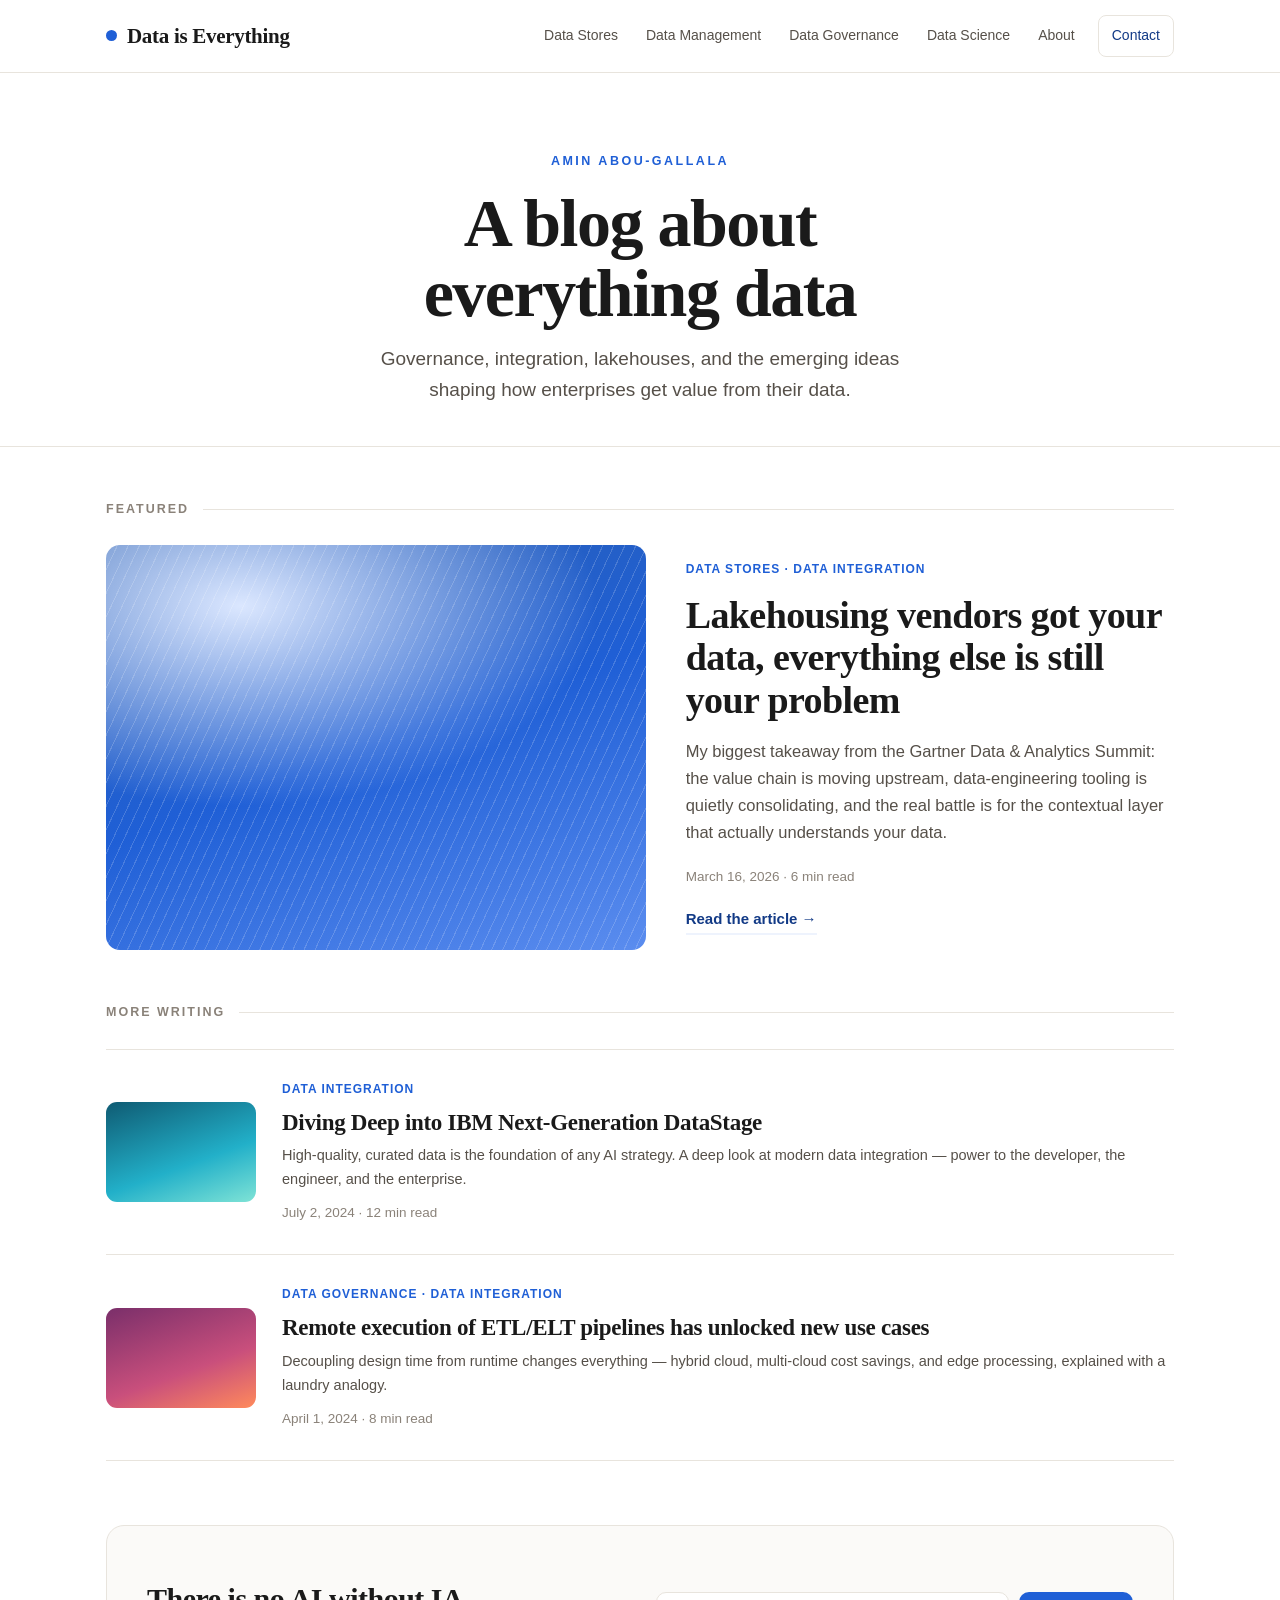
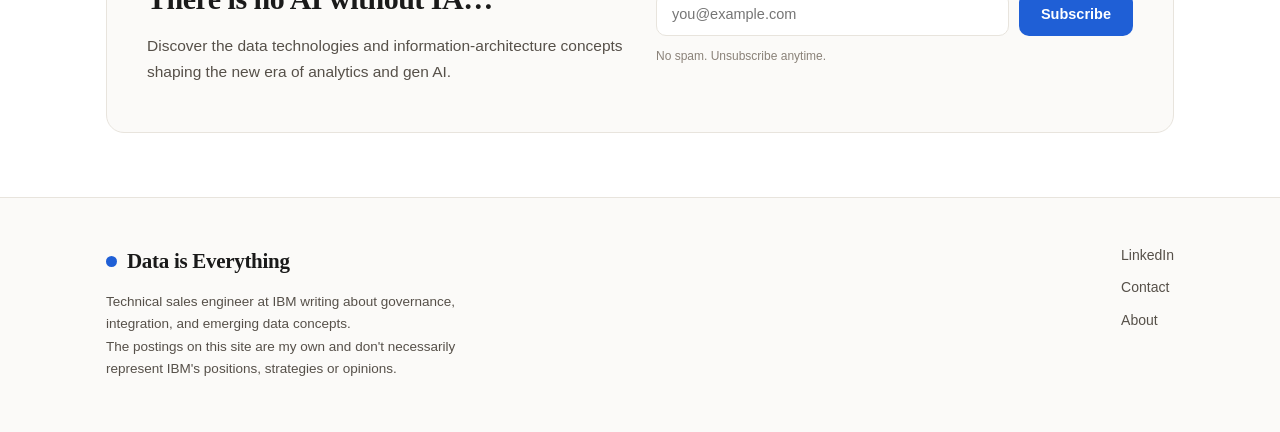
<file: index.html>
<!DOCTYPE html>
<html lang="en">
<head>
<meta charset="UTF-8">
<meta name="viewport" content="width=device-width, initial-scale=1.0">
<title>Data is Everything — Amin Abou-Gallala</title>
<meta name="description" content="A blog about everything data — governance, integration, lakehouses, and the emerging ideas shaping how enterprises get value from their data.">
<link rel="preconnect" href="https://fonts.googleapis.com">
<link rel="icon" type="image/svg+xml" href="/assets/favicon.svg">
<link rel="stylesheet" href="/assets/styles.css">
</head>
<body>

<header class="site">
  <div class="wrap navrow">
    <a class="brand" href="/"><span class="mark"></span> Data is Everything</a>
    <nav class="main">
      <a href="/topics/data-stores.html">Data Stores</a>
      <a href="/topics/data-management.html">Data Management</a>
      <a href="/topics/data-governance.html">Data Governance</a>
      <a href="/topics/data-science.html">Data Science</a>
      <a href="/about.html">About</a>
      <a class="cta" href="/contact.html">Contact</a>
    </nav>
    <button class="burger" aria-label="Menu">☰</button>
  </div>
  <div class="mobile-nav">
    <a href="/topics/data-stores.html">Data Stores</a>
    <a href="/topics/data-management.html">Data Management</a>
    <a href="/topics/data-governance.html">Data Governance</a>
    <a href="/topics/data-science.html">Data Science</a>
    <a href="/about.html">About</a>
    <a href="/contact.html">Contact</a>
  </div>
</header>

<section class="hero">
  <div class="wrap">
    <div class="eyebrow">Amin Abou-Gallala</div>
    <h1>A blog about<br>everything data</h1>
    <p>Governance, integration, lakehouses, and the emerging ideas shaping how enterprises get value from their data.</p>
  </div>
</section>

<div class="wrap">

  <div class="label">Featured</div>

  <article class="feature">
    <a class="img art-lakehouse" href="/posts/lakehousing-vendors.html"><span class="rain"></span></a>
    <div>
      <span class="kicker">Data Stores · Data Integration</span>
      <h2><a href="/posts/lakehousing-vendors.html">Lakehousing vendors got your data, everything else is still your problem</a></h2>
      <p class="excerpt">My biggest takeaway from the Gartner Data &amp; Analytics Summit: the value chain is moving upstream, data-engineering tooling is quietly consolidating, and the real battle is for the contextual layer that actually understands your data.</p>
      <div class="meta">March 16, 2026 · 6 min read</div>
      <a class="readmore" href="/posts/lakehousing-vendors.html">Read the article →</a>
    </div>
  </article>

  <div class="label">More writing</div>

  <div class="posts">
    <article class="post">
      <a class="thumb art-datastage" href="/posts/next-generation-datastage.html"></a>
      <div>
        <span class="kicker">Data Integration</span>
        <h3><a href="/posts/next-generation-datastage.html">Diving Deep into IBM Next-Generation DataStage</a></h3>
        <p>High-quality, curated data is the foundation of any AI strategy. A deep look at modern data integration — power to the developer, the engineer, and the enterprise.</p>
        <div class="meta">July 2, 2024 · 12 min read</div>
      </div>
    </article>
    <article class="post">
      <a class="thumb art-remote" href="/posts/remote-execution.html"></a>
      <div>
        <span class="kicker">Data Governance · Data Integration</span>
        <h3><a href="/posts/remote-execution.html">Remote execution of ETL/ELT pipelines has unlocked new use cases</a></h3>
        <p>Decoupling design time from runtime changes everything — hybrid cloud, multi-cloud cost savings, and edge processing, explained with a laundry analogy.</p>
        <div class="meta">April 1, 2024 · 8 min read</div>
      </div>
    </article>
  </div>

  <section class="news">
    <div>
      <h2>There is no AI without IA…</h2>
      <p>Discover the data technologies and information-architecture concepts shaping the new era of analytics and gen AI.</p>
    </div>
    <div>
      <!-- NEWSLETTER: wired to Buttondown (dataiseverything). Signups register immediately once the site is live. -->
      <form class="subform" action="https://buttondown.com/api/emails/embed-subscribe/dataiseverything" method="post" target="popupwindow">
        <input type="email" name="email" placeholder="you@example.com" required>
        <input type="hidden" name="embed" value="1">
        <button type="submit">Subscribe</button>
      </form>
      <div class="fineprint">No spam. Unsubscribe anytime.</div>
    </div>
  </section>

</div>

<footer class="site">
  <div class="wrap foot">
    <div>
      <a class="brand" href="/"><span class="mark"></span> Data is Everything</a>
      <p>Technical sales engineer at IBM writing about governance, integration, and emerging data concepts.</p>
      <p class="disclaim">The postings on this site are my own and don't necessarily represent IBM's positions, strategies or opinions.</p>
    </div>
    <div class="links">
      <a href="https://linkedin.com/in/amin" target="_blank" rel="noopener">LinkedIn</a>
      <a href="/contact.html">Contact</a>
      <a href="/about.html">About</a>
    </div>
  </div>
</footer>
<script src="/assets/site.js"></script>
</body>
</html>
</file>
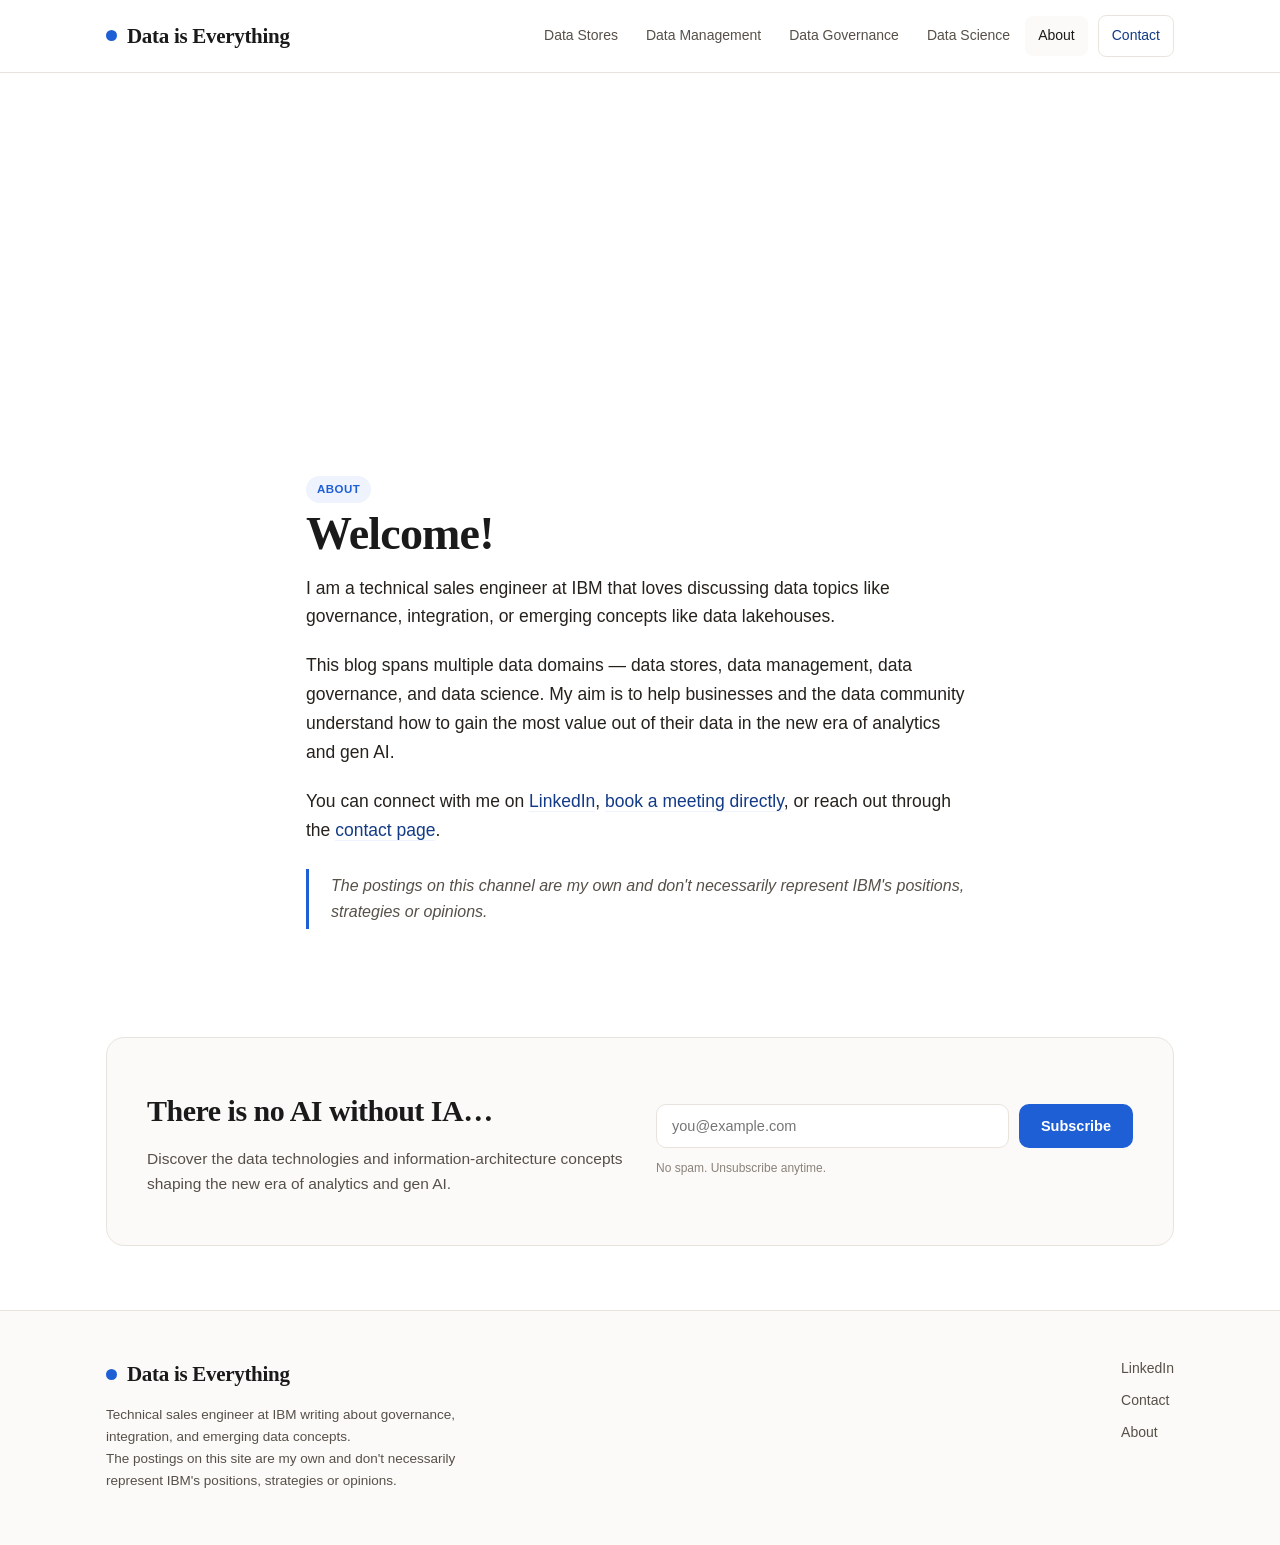
<file: about.html>
<!DOCTYPE html>
<html lang="en">
<head>
<meta charset="UTF-8">
<meta name="viewport" content="width=device-width, initial-scale=1.0">
<title>About — Data is Everything</title>
<meta name="description" content="About Amin Abou-Gallala, technical sales engineer at IBM writing about data governance, integration, and emerging concepts.">
<link rel="icon" type="image/svg+xml" href="/assets/favicon.svg">
<link rel="stylesheet" href="/assets/styles.css">
</head>
<body>

<header class="site">
  <div class="wrap navrow">
    <a class="brand" href="/"><span class="mark"></span> Data is Everything</a>
    <nav class="main">
      <a href="/topics/data-stores.html">Data Stores</a>
      <a href="/topics/data-management.html">Data Management</a>
      <a href="/topics/data-governance.html">Data Governance</a>
      <a href="/topics/data-science.html">Data Science</a>
      <a href="/about.html" class="active">About</a>
      <a class="cta" href="/contact.html">Contact</a>
    </nav>
    <button class="burger" aria-label="Menu">☰</button>
  </div>
  <div class="mobile-nav">
    <a href="/topics/data-stores.html">Data Stores</a>
    <a href="/topics/data-management.html">Data Management</a>
    <a href="/topics/data-governance.html">Data Governance</a>
    <a href="/topics/data-science.html">Data Science</a>
    <a href="/about.html">About</a>
    <a href="/contact.html">Contact</a>
  </div>
</header>

<article class="article">
  <div class="art-hero art-about"></div>
  <span class="pill">About</span>
  <h1>Welcome!</h1>
  <p>I am a technical sales engineer at IBM that loves discussing data topics like governance, integration, or emerging concepts like data lakehouses.</p>
  <p>This blog spans multiple data domains — data stores, data management, data governance, and data science. My aim is to help businesses and the data community understand how to gain the most value out of their data in the new era of analytics and gen AI.</p>
  <p>You can connect with me on <a href="https://linkedin.com/in/amin" target="_blank" rel="noopener">LinkedIn</a>, <a href="https://meetings.salesloft.com/ibmfieldsales/amin" target="_blank" rel="noopener">book a meeting directly</a>, or reach out through the <a href="/contact.html">contact page</a>.</p>
  <blockquote>The postings on this channel are my own and don't necessarily represent IBM's positions, strategies or opinions.</blockquote>
</article>

<div class="wrap">
  <section class="news">
    <div>
      <h2>There is no AI without IA…</h2>
      <p>Discover the data technologies and information-architecture concepts shaping the new era of analytics and gen AI.</p>
    </div>
    <div>
      <form class="subform" action="https://buttondown.com/api/emails/embed-subscribe/dataiseverything" method="post" target="popupwindow">
        <input type="email" name="email" placeholder="you@example.com" required>
        <input type="hidden" name="embed" value="1">
        <button type="submit">Subscribe</button>
      </form>
      <div class="fineprint">No spam. Unsubscribe anytime.</div>
    </div>
  </section>
</div>

<footer class="site">
  <div class="wrap foot">
    <div>
      <a class="brand" href="/"><span class="mark"></span> Data is Everything</a>
      <p>Technical sales engineer at IBM writing about governance, integration, and emerging data concepts.</p>
      <p class="disclaim">The postings on this site are my own and don't necessarily represent IBM's positions, strategies or opinions.</p>
    </div>
    <div class="links">
      <a href="https://linkedin.com/in/amin" target="_blank" rel="noopener">LinkedIn</a>
      <a href="/contact.html">Contact</a>
      <a href="/about.html">About</a>
    </div>
  </div>
</footer>
<script src="/assets/site.js"></script>
</body>
</html>
</file>
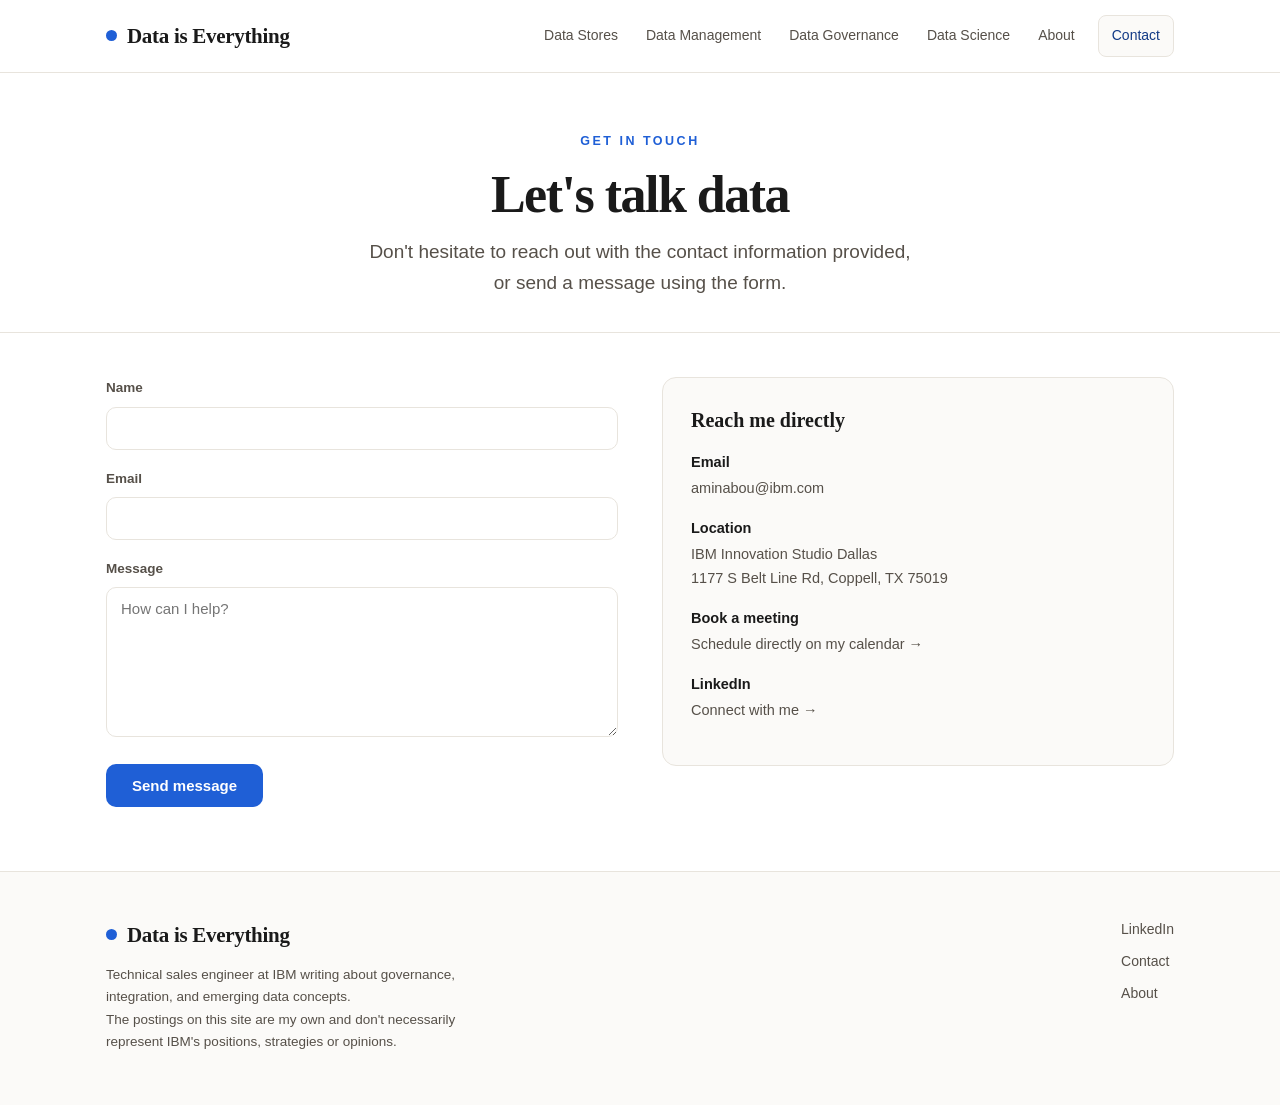
<file: contact.html>
<!DOCTYPE html>
<html lang="en">
<head>
<meta charset="UTF-8">
<meta name="viewport" content="width=device-width, initial-scale=1.0">
<title>Contact — Data is Everything</title>
<meta name="description" content="Get in touch with Amin Abou-Gallala.">
<link rel="icon" type="image/svg+xml" href="/assets/favicon.svg">
<link rel="stylesheet" href="/assets/styles.css">
</head>
<body>

<header class="site">
  <div class="wrap navrow">
    <a class="brand" href="/"><span class="mark"></span> Data is Everything</a>
    <nav class="main">
      <a href="/topics/data-stores.html">Data Stores</a>
      <a href="/topics/data-management.html">Data Management</a>
      <a href="/topics/data-governance.html">Data Governance</a>
      <a href="/topics/data-science.html">Data Science</a>
      <a href="/about.html">About</a>
      <a class="cta active" href="/contact.html">Contact</a>
    </nav>
    <button class="burger" aria-label="Menu">☰</button>
  </div>
  <div class="mobile-nav">
    <a href="/topics/data-stores.html">Data Stores</a>
    <a href="/topics/data-management.html">Data Management</a>
    <a href="/topics/data-governance.html">Data Governance</a>
    <a href="/topics/data-science.html">Data Science</a>
    <a href="/about.html">About</a>
    <a href="/contact.html">Contact</a>
  </div>
</header>

<section class="hero small">
  <div class="wrap">
    <div class="eyebrow">Get in touch</div>
    <h1>Let's talk data</h1>
    <p>Don't hesitate to reach out with the contact information provided, or send a message using the form.</p>
  </div>
</section>

<div class="wrap">
  <div class="contact-grid">
    <div>
      <!-- CONTACT FORM: wired to Formspree (xeeyvaka). Submissions email you once the site is live and you confirm the first email. -->
      <form action="https://formspree.io/f/xeeyvaka" method="POST">
        <div class="field">
          <label for="name">Name</label>
          <input type="text" id="name" name="name" required>
        </div>
        <div class="field">
          <label for="email">Email</label>
          <input type="email" id="email" name="email" required>
        </div>
        <div class="field">
          <label for="message">Message</label>
          <textarea id="message" name="message" placeholder="How can I help?"></textarea>
        </div>
        <button class="btn" type="submit">Send message</button>
      </form>
    </div>
    <div>
      <div class="info-card">
        <h3>Reach me directly</h3>
        <div class="row">
          <div>
            <b>Email</b>
            <a href="mailto:aminabou@ibm.com">aminabou@ibm.com</a>
          </div>
        </div>
        <div class="row">
          <div>
            <b>Location</b>
            IBM Innovation Studio Dallas<br>1177 S Belt Line Rd, Coppell, TX 75019
          </div>
        </div>
        <div class="row">
          <div>
            <b>Book a meeting</b>
            <a href="https://meetings.salesloft.com/ibmfieldsales/amin" target="_blank" rel="noopener">Schedule directly on my calendar →</a>
          </div>
        </div>
        <div class="row">
          <div>
            <b>LinkedIn</b>
            <a href="https://linkedin.com/in/amin" target="_blank" rel="noopener">Connect with me →</a>
          </div>
        </div>
      </div>
    </div>
  </div>
</div>

<footer class="site">
  <div class="wrap foot">
    <div>
      <a class="brand" href="/"><span class="mark"></span> Data is Everything</a>
      <p>Technical sales engineer at IBM writing about governance, integration, and emerging data concepts.</p>
      <p class="disclaim">The postings on this site are my own and don't necessarily represent IBM's positions, strategies or opinions.</p>
    </div>
    <div class="links">
      <a href="https://linkedin.com/in/amin" target="_blank" rel="noopener">LinkedIn</a>
      <a href="/contact.html">Contact</a>
      <a href="/about.html">About</a>
    </div>
  </div>
</footer>
<script src="/assets/site.js"></script>
</body>
</html>
</file>
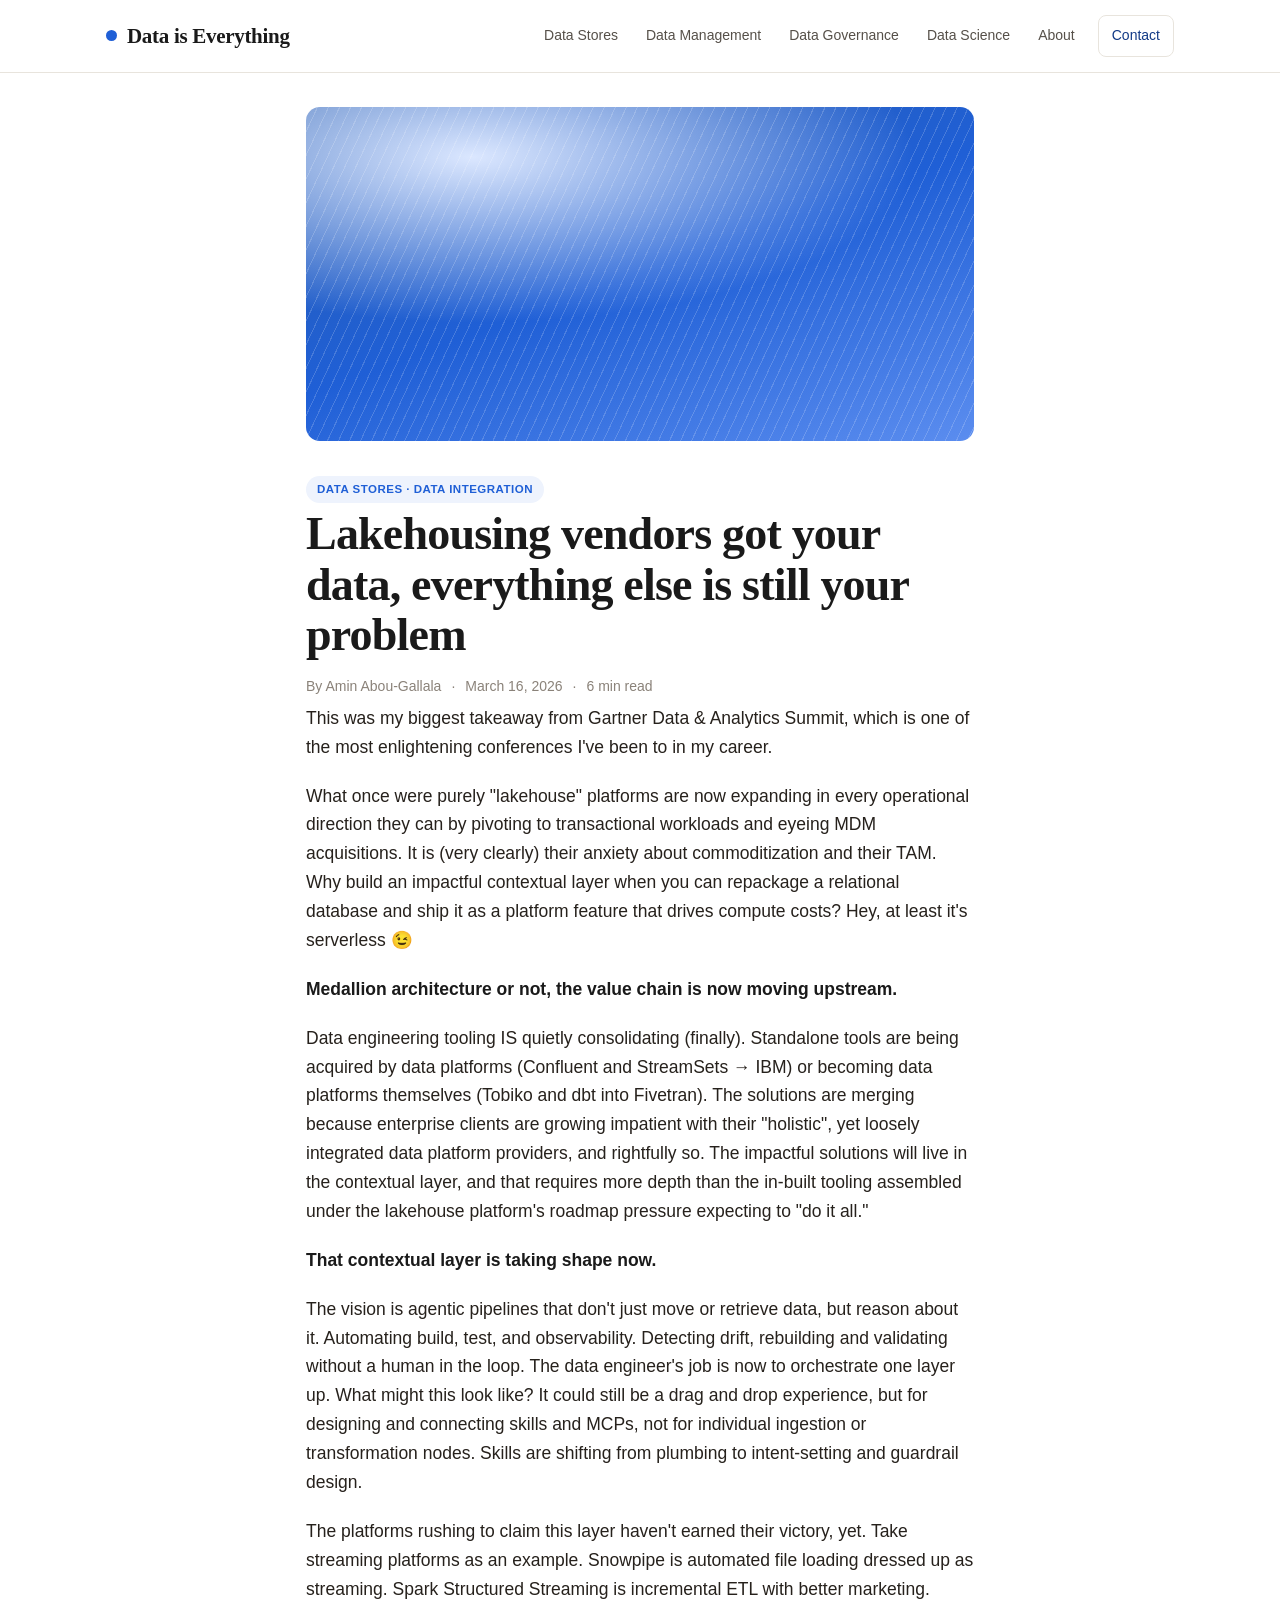
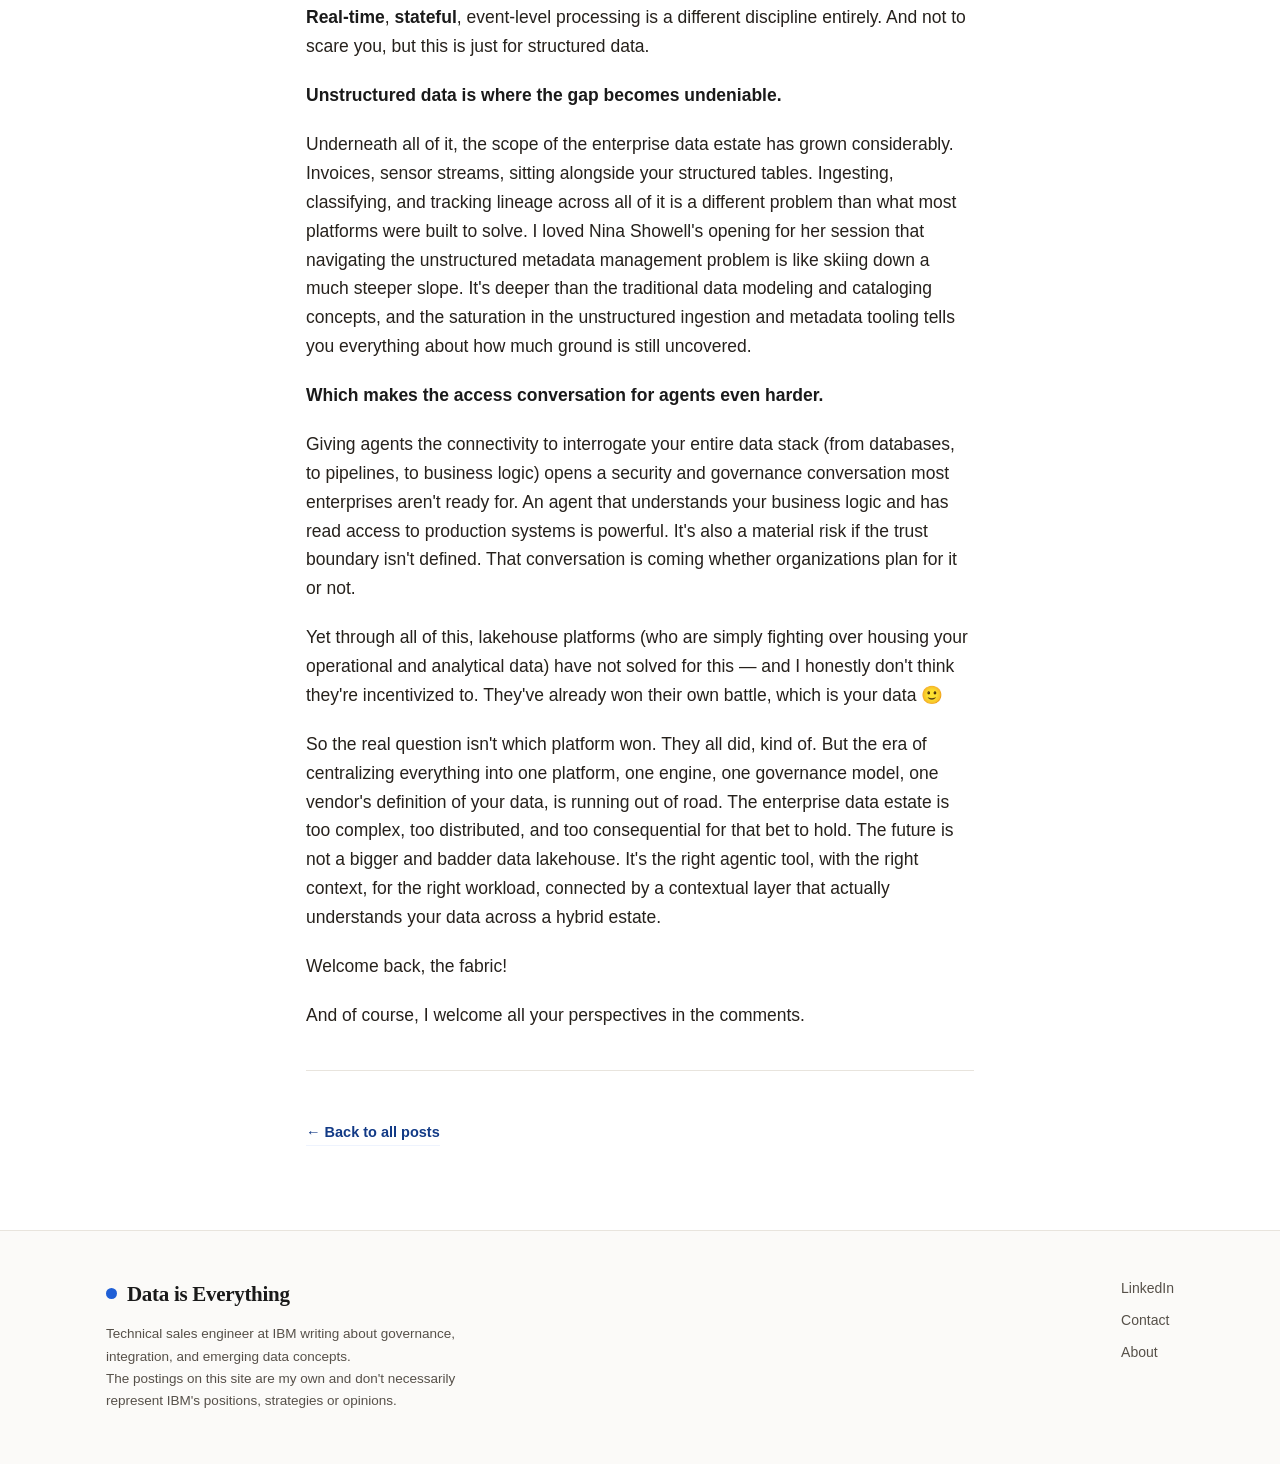
<file: posts/lakehousing-vendors.html>
<!DOCTYPE html>
<html lang="en">
<head>
<meta charset="UTF-8">
<meta name="viewport" content="width=device-width, initial-scale=1.0">
<title>Lakehousing vendors got your data, everything else is still your problem — Data is Everything</title>
<meta name="description" content="My biggest takeaway from the Gartner Data & Analytics Summit: the value chain is moving upstream and the real battle is for the contextual layer.">
<link rel="icon" type="image/svg+xml" href="/assets/favicon.svg">
<link rel="stylesheet" href="/assets/styles.css">
</head>
<body>

<header class="site">
  <div class="wrap navrow">
    <a class="brand" href="/"><span class="mark"></span> Data is Everything</a>
    <nav class="main">
      <a href="/topics/data-stores.html">Data Stores</a>
      <a href="/topics/data-management.html">Data Management</a>
      <a href="/topics/data-governance.html">Data Governance</a>
      <a href="/topics/data-science.html">Data Science</a>
      <a href="/about.html">About</a>
      <a class="cta" href="/contact.html">Contact</a>
    </nav>
    <button class="burger" aria-label="Menu">☰</button>
  </div>
  <div class="mobile-nav">
    <a href="/topics/data-stores.html">Data Stores</a>
    <a href="/topics/data-management.html">Data Management</a>
    <a href="/topics/data-governance.html">Data Governance</a>
    <a href="/topics/data-science.html">Data Science</a>
    <a href="/about.html">About</a>
    <a href="/contact.html">Contact</a>
  </div>
</header>

<article class="article">
  <div class="art-hero art-lakehouse"><span class="rain"></span></div>
  <span class="pill">Data Stores · Data Integration</span>
  <h1>Lakehousing vendors got your data, everything else is still your problem</h1>
  <div class="byline">By Amin Abou-Gallala <span>·</span> March 16, 2026 <span>·</span> 6 min read</div>

  <p>This was my biggest takeaway from Gartner Data &amp; Analytics Summit, which is one of the most enlightening conferences I've been to in my career.</p>

  <p>What once were purely "lakehouse" platforms are now expanding in every operational direction they can by pivoting to transactional workloads and eyeing MDM acquisitions. It is (very clearly) their anxiety about commoditization and their TAM. Why build an impactful contextual layer when you can repackage a relational database and ship it as a platform feature that drives compute costs? Hey, at least it's serverless 😉</p>

  <p><strong>Medallion architecture or not, the value chain is now moving upstream.</strong></p>

  <p>Data engineering tooling IS quietly consolidating (finally). Standalone tools are being acquired by data platforms (Confluent and StreamSets → IBM) or becoming data platforms themselves (Tobiko and dbt into Fivetran). The solutions are merging because enterprise clients are growing impatient with their "holistic", yet loosely integrated data platform providers, and rightfully so. The impactful solutions will live in the contextual layer, and that requires more depth than the in-built tooling assembled under the lakehouse platform's roadmap pressure expecting to "do it all."</p>

  <p><strong>That contextual layer is taking shape now.</strong></p>

  <p>The vision is agentic pipelines that don't just move or retrieve data, but reason about it. Automating build, test, and observability. Detecting drift, rebuilding and validating without a human in the loop. The data engineer's job is now to orchestrate one layer up. What might this look like? It could still be a drag and drop experience, but for designing and connecting skills and MCPs, not for individual ingestion or transformation nodes. Skills are shifting from plumbing to intent-setting and guardrail design.</p>

  <p>The platforms rushing to claim this layer haven't earned their victory, yet. Take streaming platforms as an example. Snowpipe is automated file loading dressed up as streaming. Spark Structured Streaming is incremental ETL with better marketing. <strong>Real-time</strong>, <strong>stateful</strong>, event-level processing is a different discipline entirely. And not to scare you, but this is just for structured data.</p>

  <p><strong>Unstructured data is where the gap becomes undeniable.</strong></p>

  <p>Underneath all of it, the scope of the enterprise data estate has grown considerably. Invoices, sensor streams, sitting alongside your structured tables. Ingesting, classifying, and tracking lineage across all of it is a different problem than what most platforms were built to solve. I loved Nina Showell's opening for her session that navigating the unstructured metadata management problem is like skiing down a much steeper slope. It's deeper than the traditional data modeling and cataloging concepts, and the saturation in the unstructured ingestion and metadata tooling tells you everything about how much ground is still uncovered.</p>

  <p><strong>Which makes the access conversation for agents even harder.</strong></p>

  <p>Giving agents the connectivity to interrogate your entire data stack (from databases, to pipelines, to business logic) opens a security and governance conversation most enterprises aren't ready for. An agent that understands your business logic and has read access to production systems is powerful. It's also a material risk if the trust boundary isn't defined. That conversation is coming whether organizations plan for it or not.</p>

  <p>Yet through all of this, lakehouse platforms (who are simply fighting over housing your operational and analytical data) have not solved for this — and I honestly don't think they're incentivized to. They've already won their own battle, which is your data 🙂</p>

  <p>So the real question isn't which platform won. They all did, kind of. But the era of centralizing everything into one platform, one engine, one governance model, one vendor's definition of your data, is running out of road. The enterprise data estate is too complex, too distributed, and too consequential for that bet to hold. The future is not a bigger and badder data lakehouse. It's the right agentic tool, with the right context, for the right workload, connected by a contextual layer that actually understands your data across a hybrid estate.</p>

  <p>Welcome back, the fabric!</p>

  <p>And of course, I welcome all your perspectives in the comments.</p>

  <hr>
  <a class="backlink" href="/">← Back to all posts</a>
</article>

<footer class="site">
  <div class="wrap foot">
    <div>
      <a class="brand" href="/"><span class="mark"></span> Data is Everything</a>
      <p>Technical sales engineer at IBM writing about governance, integration, and emerging data concepts.</p>
      <p class="disclaim">The postings on this site are my own and don't necessarily represent IBM's positions, strategies or opinions.</p>
    </div>
    <div class="links">
      <a href="https://linkedin.com/in/amin" target="_blank" rel="noopener">LinkedIn</a>
      <a href="/contact.html">Contact</a>
      <a href="/about.html">About</a>
    </div>
  </div>
</footer>
<script src="/assets/site.js"></script>
</body>
</html>
</file>
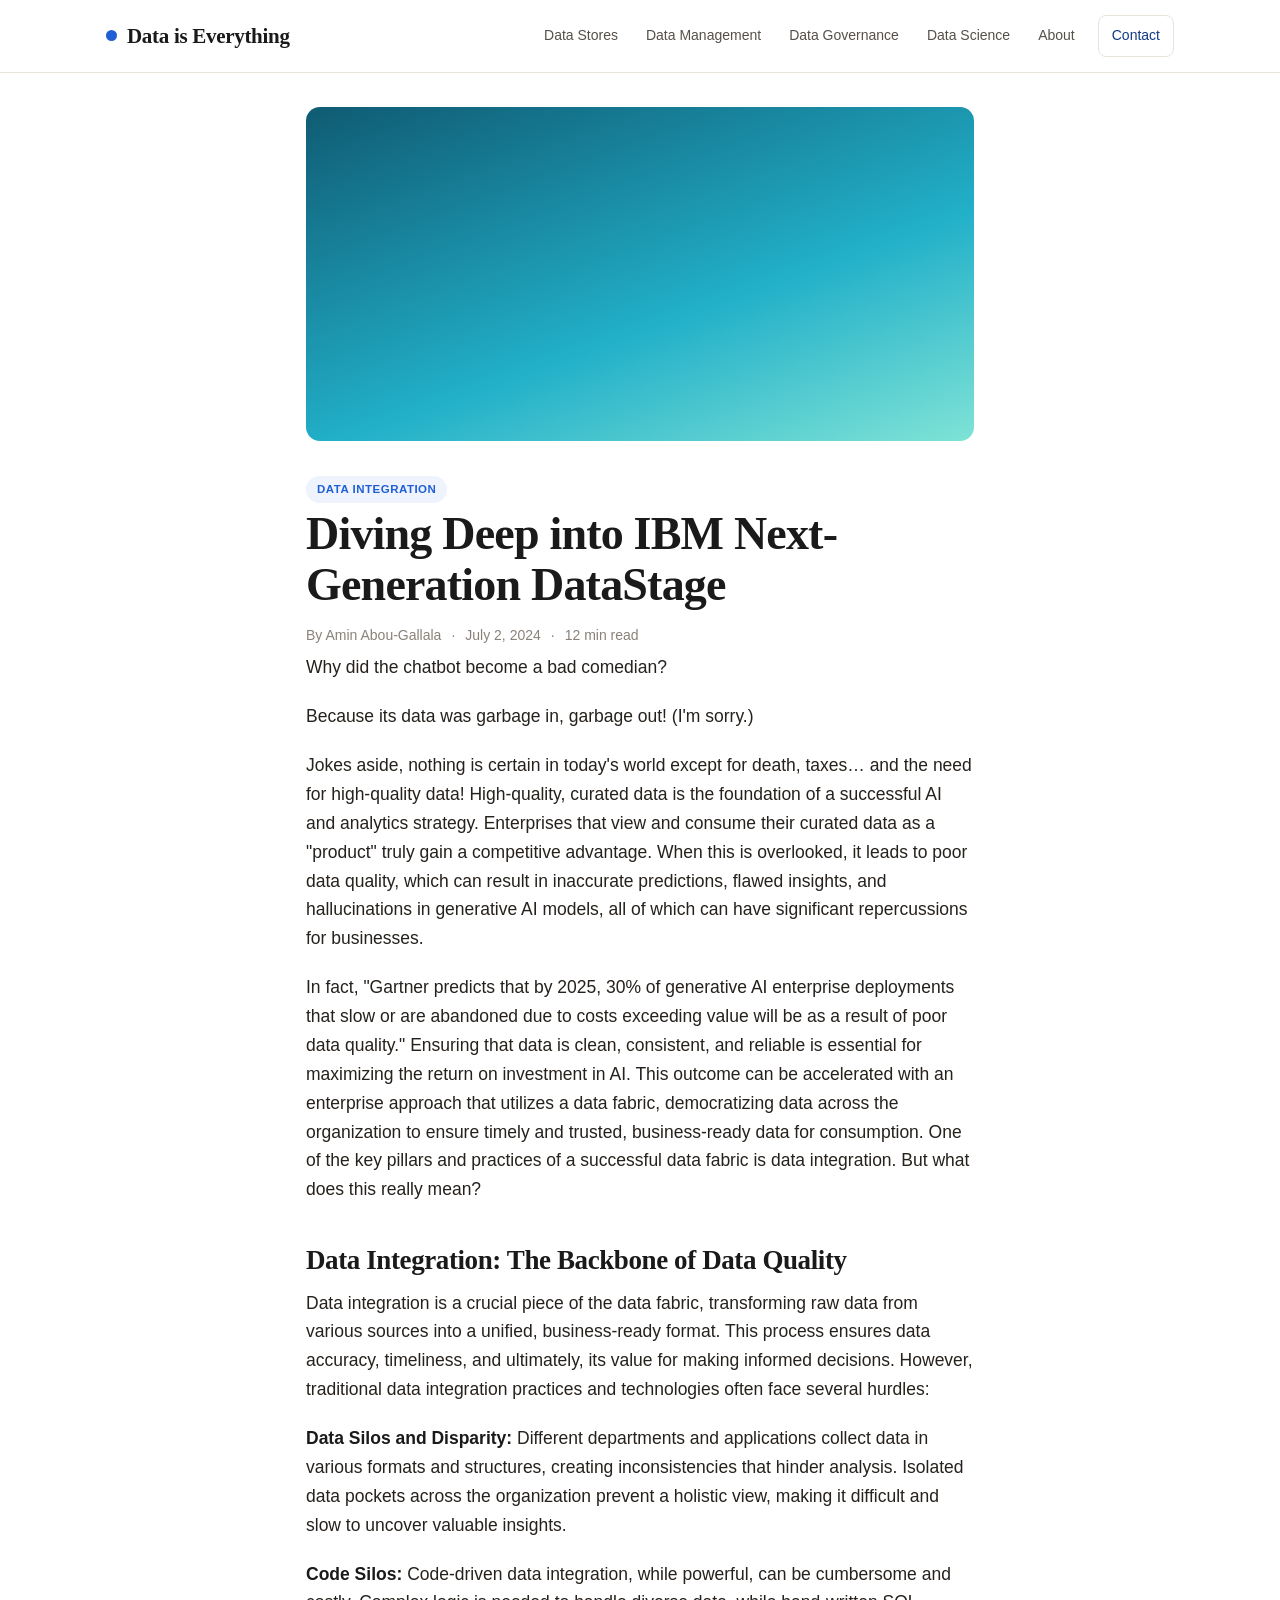
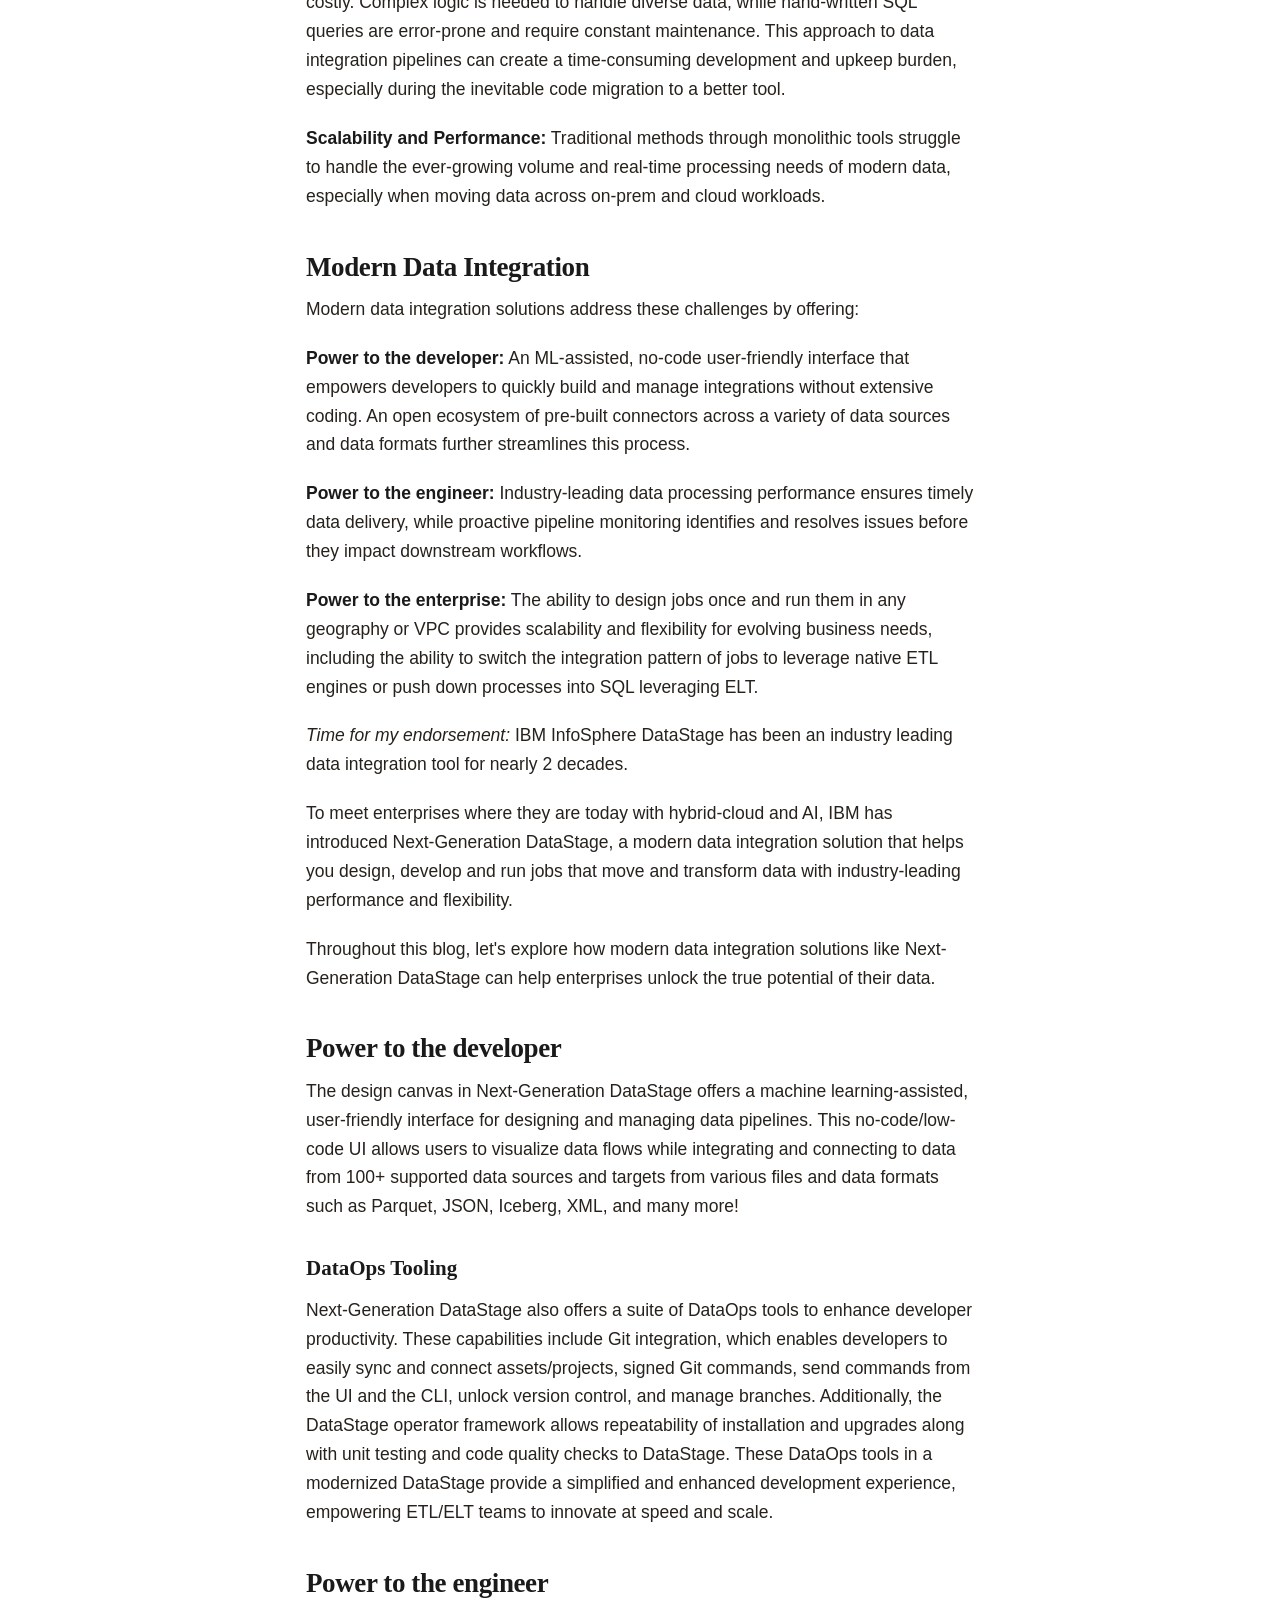
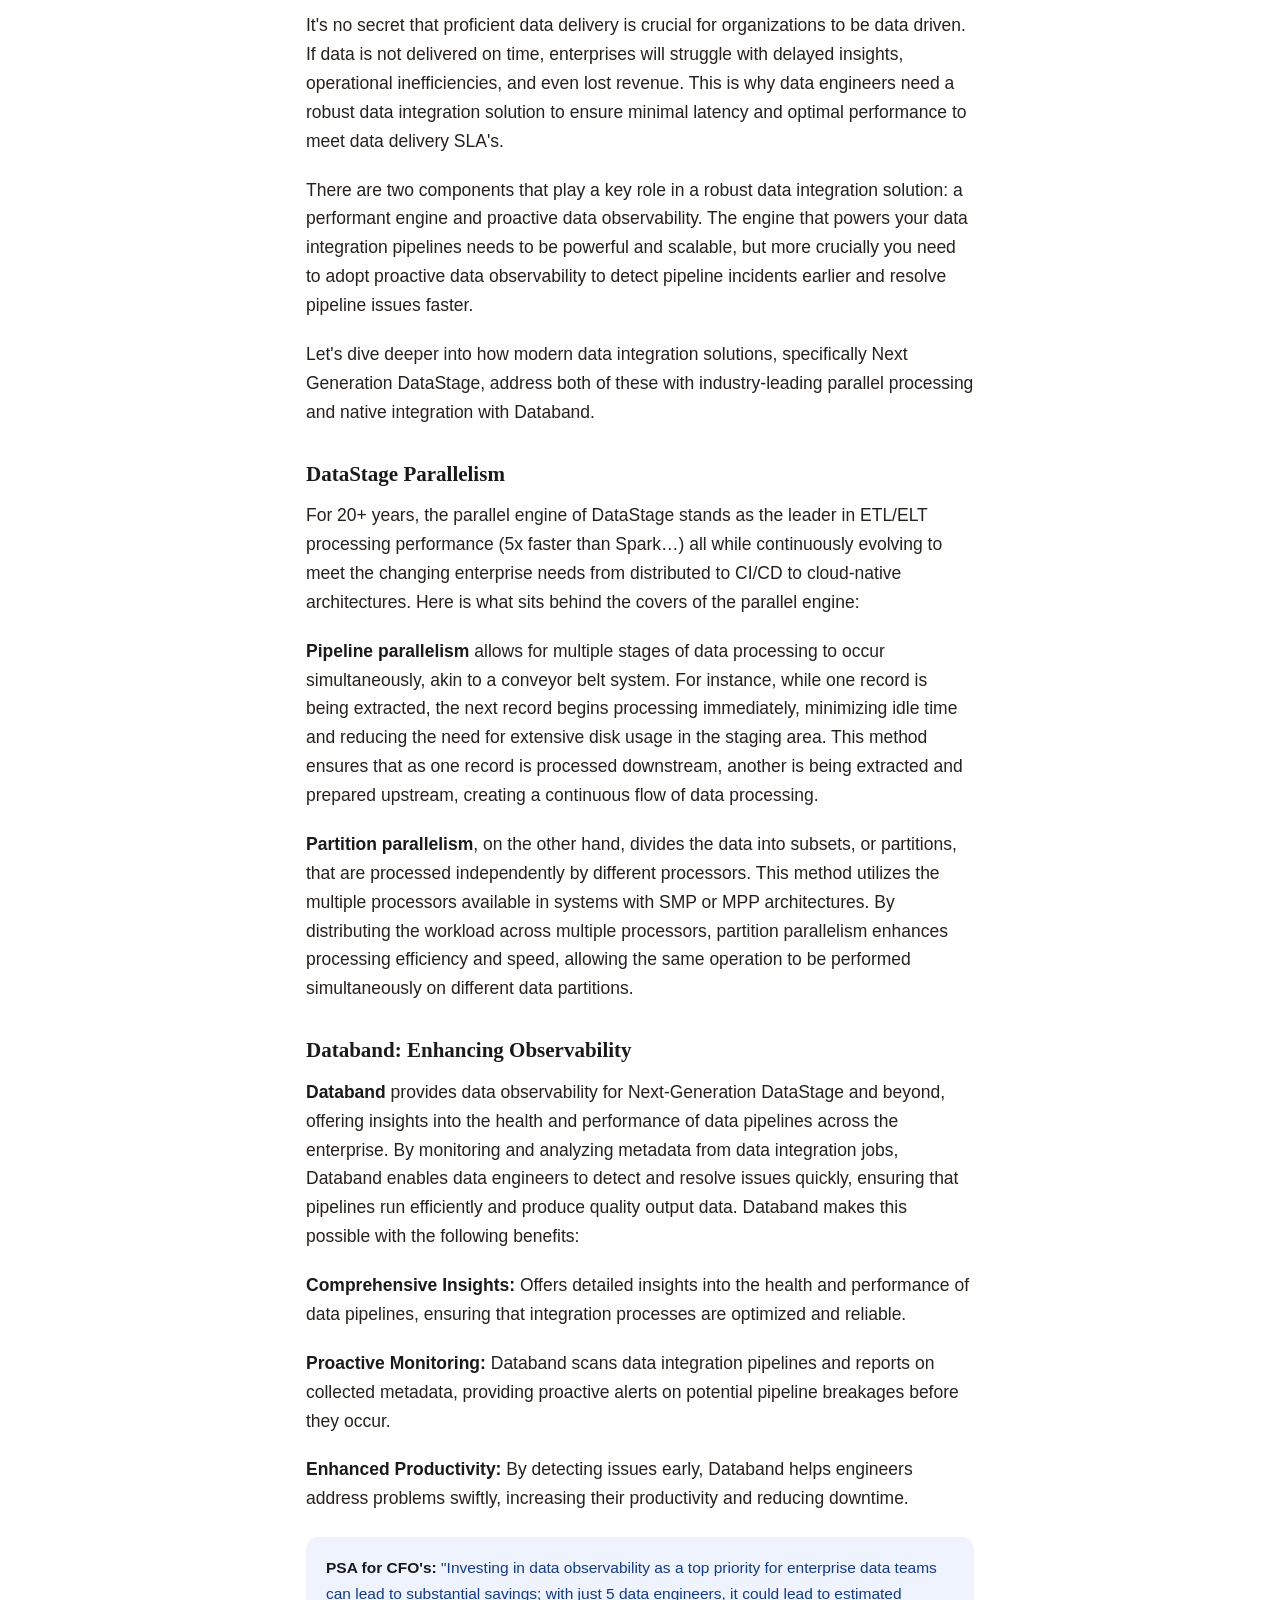
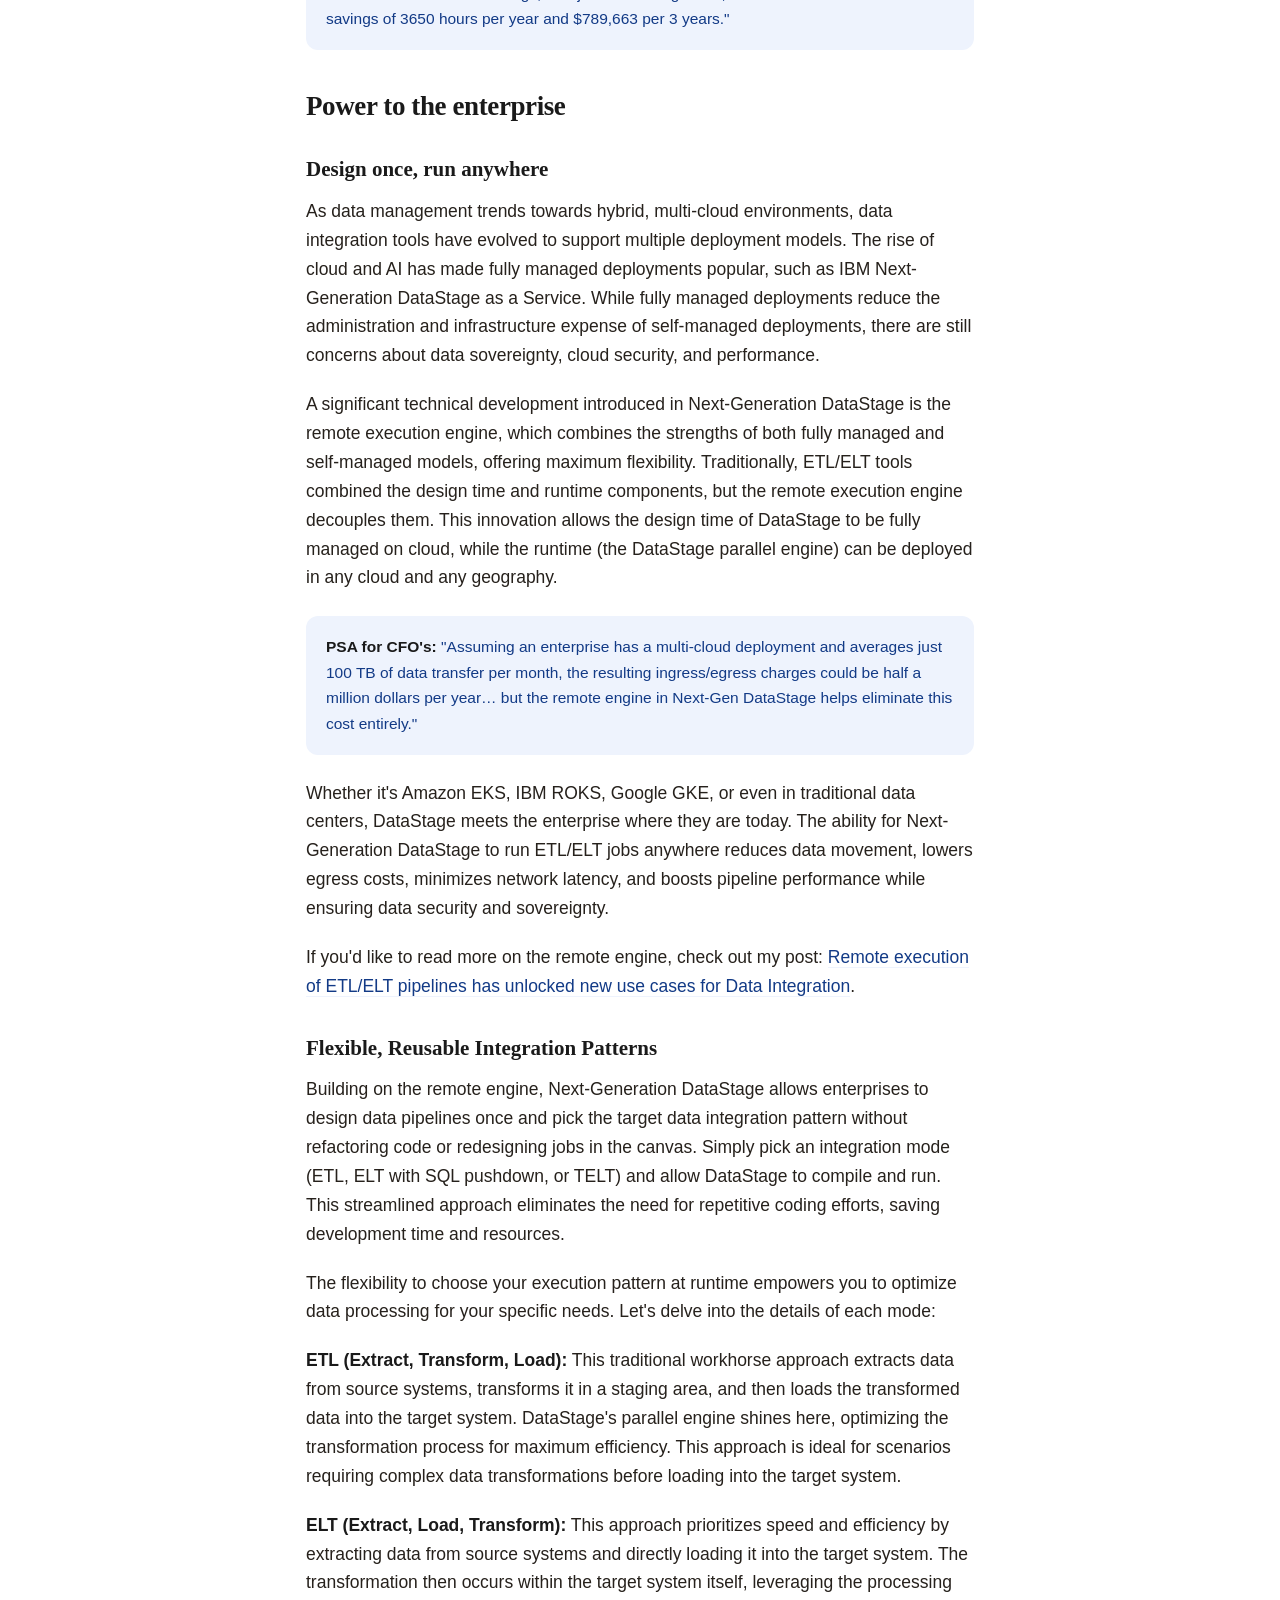
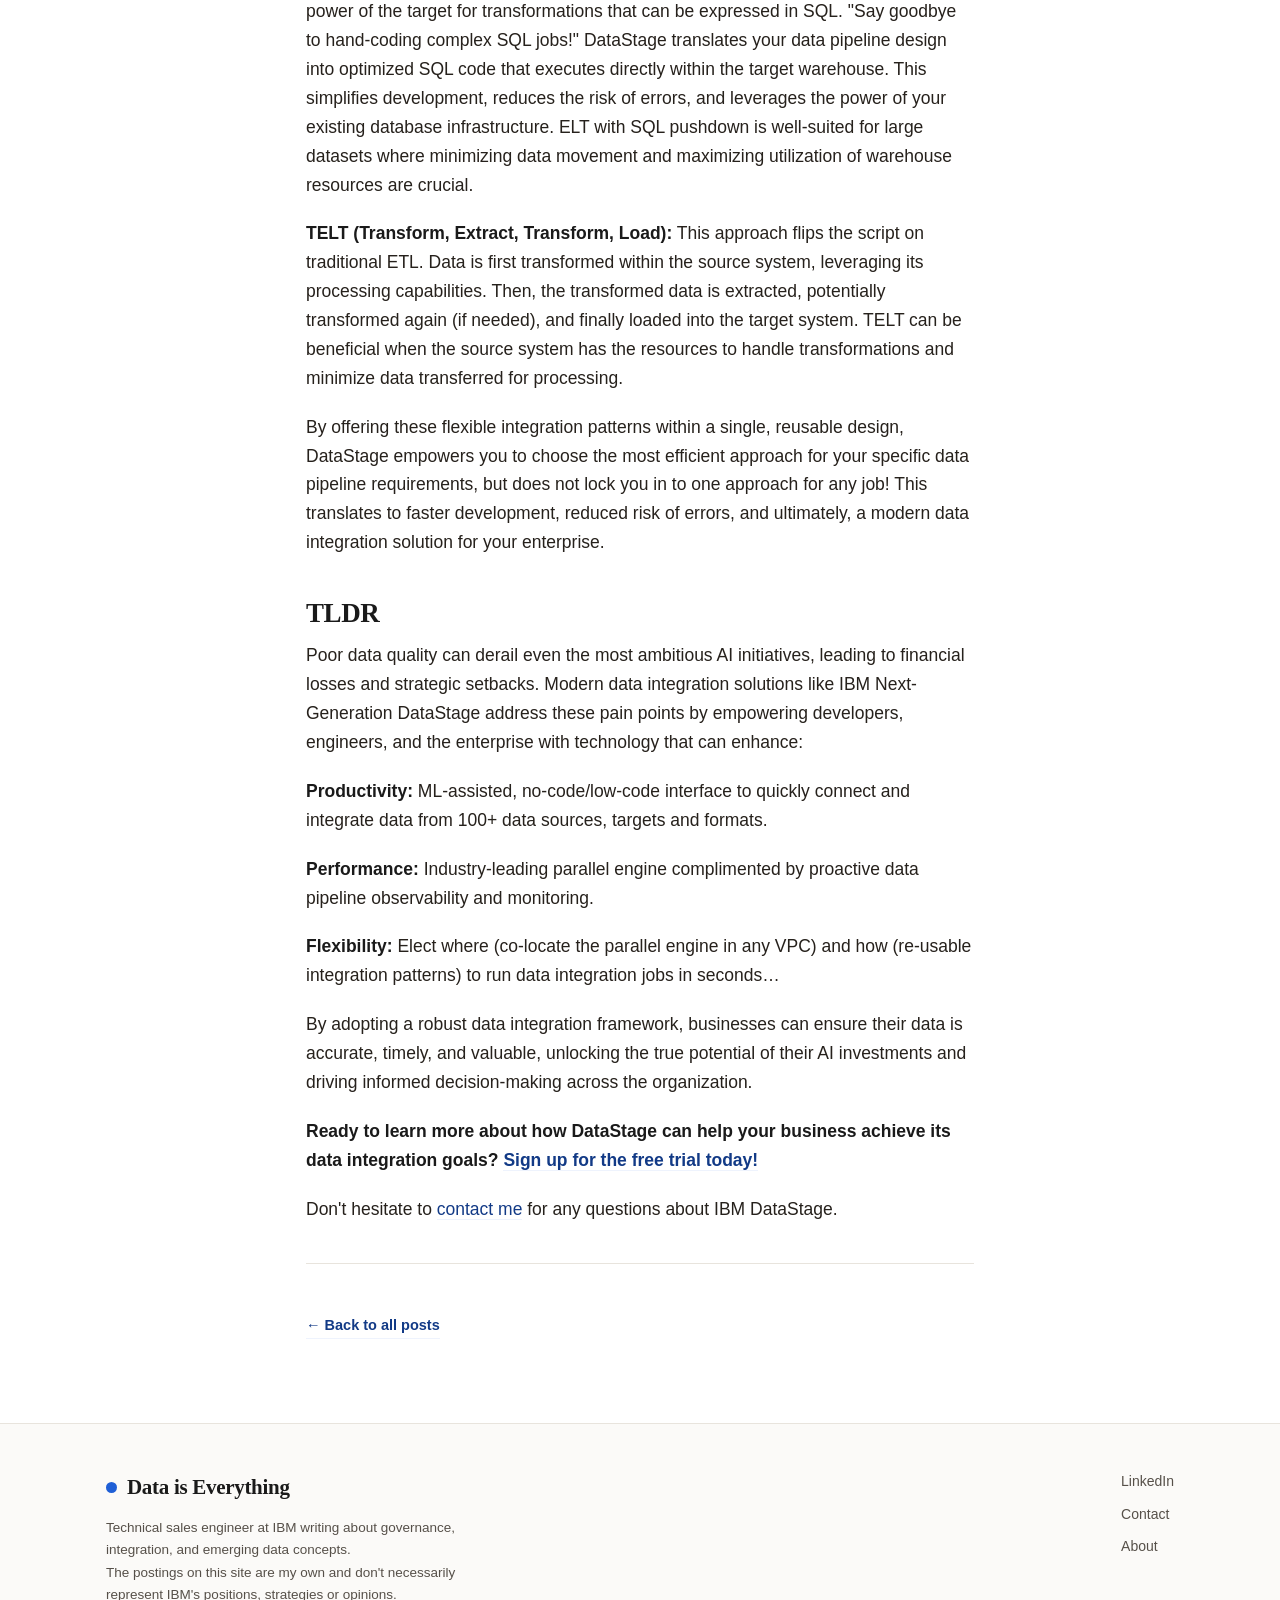
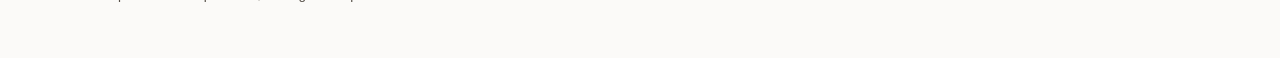
<file: posts/next-generation-datastage.html>
<!DOCTYPE html>
<html lang="en">
<head>
<meta charset="UTF-8">
<meta name="viewport" content="width=device-width, initial-scale=1.0">
<title>Diving Deep into IBM Next-Generation DataStage — Data is Everything</title>
<meta name="description" content="High-quality data is the foundation of any AI strategy. A deep look at modern data integration with IBM Next-Generation DataStage.">
<link rel="icon" type="image/svg+xml" href="/assets/favicon.svg">
<link rel="stylesheet" href="/assets/styles.css">
</head>
<body>

<header class="site">
  <div class="wrap navrow">
    <a class="brand" href="/"><span class="mark"></span> Data is Everything</a>
    <nav class="main">
      <a href="/topics/data-stores.html">Data Stores</a>
      <a href="/topics/data-management.html">Data Management</a>
      <a href="/topics/data-governance.html">Data Governance</a>
      <a href="/topics/data-science.html">Data Science</a>
      <a href="/about.html">About</a>
      <a class="cta" href="/contact.html">Contact</a>
    </nav>
    <button class="burger" aria-label="Menu">☰</button>
  </div>
  <div class="mobile-nav">
    <a href="/topics/data-stores.html">Data Stores</a>
    <a href="/topics/data-management.html">Data Management</a>
    <a href="/topics/data-governance.html">Data Governance</a>
    <a href="/topics/data-science.html">Data Science</a>
    <a href="/about.html">About</a>
    <a href="/contact.html">Contact</a>
  </div>
</header>

<article class="article">
  <div class="art-hero art-datastage"></div>
  <span class="pill">Data Integration</span>
  <h1>Diving Deep into IBM Next-Generation DataStage</h1>
  <div class="byline">By Amin Abou-Gallala <span>·</span> July 2, 2024 <span>·</span> 12 min read</div>

  <p>Why did the chatbot become a bad comedian?</p>
  <p>Because its data was garbage in, garbage out! (I'm sorry.)</p>

  <p>Jokes aside, nothing is certain in today's world except for death, taxes… and the need for high-quality data! High-quality, curated data is the foundation of a successful AI and analytics strategy. Enterprises that view and consume their curated data as a "product" truly gain a competitive advantage. When this is overlooked, it leads to poor data quality, which can result in inaccurate predictions, flawed insights, and hallucinations in generative AI models, all of which can have significant repercussions for businesses.</p>

  <p>In fact, "Gartner predicts that by 2025, 30% of generative AI enterprise deployments that slow or are abandoned due to costs exceeding value will be as a result of poor data quality." Ensuring that data is clean, consistent, and reliable is essential for maximizing the return on investment in AI. This outcome can be accelerated with an enterprise approach that utilizes a data fabric, democratizing data across the organization to ensure timely and trusted, business-ready data for consumption. One of the key pillars and practices of a successful data fabric is data integration. But what does this really mean?</p>

  <h2>Data Integration: The Backbone of Data Quality</h2>
  <p>Data integration is a crucial piece of the data fabric, transforming raw data from various sources into a unified, business-ready format. This process ensures data accuracy, timeliness, and ultimately, its value for making informed decisions. However, traditional data integration practices and technologies often face several hurdles:</p>
  <p><strong>Data Silos and Disparity:</strong> Different departments and applications collect data in various formats and structures, creating inconsistencies that hinder analysis. Isolated data pockets across the organization prevent a holistic view, making it difficult and slow to uncover valuable insights.</p>
  <p><strong>Code Silos:</strong> Code-driven data integration, while powerful, can be cumbersome and costly. Complex logic is needed to handle diverse data, while hand-written SQL queries are error-prone and require constant maintenance. This approach to data integration pipelines can create a time-consuming development and upkeep burden, especially during the inevitable code migration to a better tool.</p>
  <p><strong>Scalability and Performance:</strong> Traditional methods through monolithic tools struggle to handle the ever-growing volume and real-time processing needs of modern data, especially when moving data across on-prem and cloud workloads.</p>

  <h2>Modern Data Integration</h2>
  <p>Modern data integration solutions address these challenges by offering:</p>
  <p><strong>Power to the developer:</strong> An ML-assisted, no-code user-friendly interface that empowers developers to quickly build and manage integrations without extensive coding. An open ecosystem of pre-built connectors across a variety of data sources and data formats further streamlines this process.</p>
  <p><strong>Power to the engineer:</strong> Industry-leading data processing performance ensures timely data delivery, while proactive pipeline monitoring identifies and resolves issues before they impact downstream workflows.</p>
  <p><strong>Power to the enterprise:</strong> The ability to design jobs once and run them in any geography or VPC provides scalability and flexibility for evolving business needs, including the ability to switch the integration pattern of jobs to leverage native ETL engines or push down processes into SQL leveraging ELT.</p>
  <p><em>Time for my endorsement:</em> IBM InfoSphere DataStage has been an industry leading data integration tool for nearly 2 decades.</p>
  <p>To meet enterprises where they are today with hybrid-cloud and AI, IBM has introduced Next-Generation DataStage, a modern data integration solution that helps you design, develop and run jobs that move and transform data with industry-leading performance and flexibility.</p>
  <p>Throughout this blog, let's explore how modern data integration solutions like Next-Generation DataStage can help enterprises unlock the true potential of their data.</p>

  <h2>Power to the developer</h2>
  <p>The design canvas in Next-Generation DataStage offers a machine learning-assisted, user-friendly interface for designing and managing data pipelines. This no-code/low-code UI allows users to visualize data flows while integrating and connecting to data from 100+ supported data sources and targets from various files and data formats such as Parquet, JSON, Iceberg, XML, and many more!</p>

  <h3>DataOps Tooling</h3>
  <p>Next-Generation DataStage also offers a suite of DataOps tools to enhance developer productivity. These capabilities include Git integration, which enables developers to easily sync and connect assets/projects, signed Git commands, send commands from the UI and the CLI, unlock version control, and manage branches. Additionally, the DataStage operator framework allows repeatability of installation and upgrades along with unit testing and code quality checks to DataStage. These DataOps tools in a modernized DataStage provide a simplified and enhanced development experience, empowering ETL/ELT teams to innovate at speed and scale.</p>

  <h2>Power to the engineer</h2>
  <p>It's no secret that proficient data delivery is crucial for organizations to be data driven. If data is not delivered on time, enterprises will struggle with delayed insights, operational inefficiencies, and even lost revenue. This is why data engineers need a robust data integration solution to ensure minimal latency and optimal performance to meet data delivery SLA's.</p>
  <p>There are two components that play a key role in a robust data integration solution: a performant engine and proactive data observability. The engine that powers your data integration pipelines needs to be powerful and scalable, but more crucially you need to adopt proactive data observability to detect pipeline incidents earlier and resolve pipeline issues faster.</p>
  <p>Let's dive deeper into how modern data integration solutions, specifically Next Generation DataStage, address both of these with industry-leading parallel processing and native integration with Databand.</p>

  <h3>DataStage Parallelism</h3>
  <p>For 20+ years, the parallel engine of DataStage stands as the leader in ETL/ELT processing performance (5x faster than Spark…) all while continuously evolving to meet the changing enterprise needs from distributed to CI/CD to cloud-native architectures. Here is what sits behind the covers of the parallel engine:</p>
  <p><strong>Pipeline parallelism</strong> allows for multiple stages of data processing to occur simultaneously, akin to a conveyor belt system. For instance, while one record is being extracted, the next record begins processing immediately, minimizing idle time and reducing the need for extensive disk usage in the staging area. This method ensures that as one record is processed downstream, another is being extracted and prepared upstream, creating a continuous flow of data processing.</p>
  <p><strong>Partition parallelism</strong>, on the other hand, divides the data into subsets, or partitions, that are processed independently by different processors. This method utilizes the multiple processors available in systems with SMP or MPP architectures. By distributing the workload across multiple processors, partition parallelism enhances processing efficiency and speed, allowing the same operation to be performed simultaneously on different data partitions.</p>

  <h3>Databand: Enhancing Observability</h3>
  <p><strong>Databand</strong> provides data observability for Next-Generation DataStage and beyond, offering insights into the health and performance of data pipelines across the enterprise. By monitoring and analyzing metadata from data integration jobs, Databand enables data engineers to detect and resolve issues quickly, ensuring that pipelines run efficiently and produce quality output data. Databand makes this possible with the following benefits:</p>
  <p><strong>Comprehensive Insights:</strong> Offers detailed insights into the health and performance of data pipelines, ensuring that integration processes are optimized and reliable.</p>
  <p><strong>Proactive Monitoring:</strong> Databand scans data integration pipelines and reports on collected metadata, providing proactive alerts on potential pipeline breakages before they occur.</p>
  <p><strong>Enhanced Productivity:</strong> By detecting issues early, Databand helps engineers address problems swiftly, increasing their productivity and reducing downtime.</p>
  <div class="psa"><strong>PSA for CFO's:</strong> "Investing in data observability as a top priority for enterprise data teams can lead to substantial savings; with just 5 data engineers, it could lead to estimated savings of 3650 hours per year and $789,663 per 3 years."</div>

  <h2>Power to the enterprise</h2>
  <h3>Design once, run anywhere</h3>
  <p>As data management trends towards hybrid, multi-cloud environments, data integration tools have evolved to support multiple deployment models. The rise of cloud and AI has made fully managed deployments popular, such as IBM Next-Generation DataStage as a Service. While fully managed deployments reduce the administration and infrastructure expense of self-managed deployments, there are still concerns about data sovereignty, cloud security, and performance.</p>
  <p>A significant technical development introduced in Next-Generation DataStage is the remote execution engine, which combines the strengths of both fully managed and self-managed models, offering maximum flexibility. Traditionally, ETL/ELT tools combined the design time and runtime components, but the remote execution engine decouples them. This innovation allows the design time of DataStage to be fully managed on cloud, while the runtime (the DataStage parallel engine) can be deployed in any cloud and any geography.</p>
  <div class="psa"><strong>PSA for CFO's:</strong> "Assuming an enterprise has a multi-cloud deployment and averages just 100 TB of data transfer per month, the resulting ingress/egress charges could be half a million dollars per year… but the remote engine in Next-Gen DataStage helps eliminate this cost entirely."</div>
  <p>Whether it's Amazon EKS, IBM ROKS, Google GKE, or even in traditional data centers, DataStage meets the enterprise where they are today. The ability for Next-Generation DataStage to run ETL/ELT jobs anywhere reduces data movement, lowers egress costs, minimizes network latency, and boosts pipeline performance while ensuring data security and sovereignty.</p>
  <p>If you'd like to read more on the remote engine, check out my post: <a href="/posts/remote-execution.html">Remote execution of ETL/ELT pipelines has unlocked new use cases for Data Integration</a>.</p>

  <h3>Flexible, Reusable Integration Patterns</h3>
  <p>Building on the remote engine, Next-Generation DataStage allows enterprises to design data pipelines once and pick the target data integration pattern without refactoring code or redesigning jobs in the canvas. Simply pick an integration mode (ETL, ELT with SQL pushdown, or TELT) and allow DataStage to compile and run. This streamlined approach eliminates the need for repetitive coding efforts, saving development time and resources.</p>
  <p>The flexibility to choose your execution pattern at runtime empowers you to optimize data processing for your specific needs. Let's delve into the details of each mode:</p>
  <p><strong>ETL (Extract, Transform, Load):</strong> This traditional workhorse approach extracts data from source systems, transforms it in a staging area, and then loads the transformed data into the target system. DataStage's parallel engine shines here, optimizing the transformation process for maximum efficiency. This approach is ideal for scenarios requiring complex data transformations before loading into the target system.</p>
  <p><strong>ELT (Extract, Load, Transform):</strong> This approach prioritizes speed and efficiency by extracting data from source systems and directly loading it into the target system. The transformation then occurs within the target system itself, leveraging the processing power of the target for transformations that can be expressed in SQL. "Say goodbye to hand-coding complex SQL jobs!" DataStage translates your data pipeline design into optimized SQL code that executes directly within the target warehouse. This simplifies development, reduces the risk of errors, and leverages the power of your existing database infrastructure. ELT with SQL pushdown is well-suited for large datasets where minimizing data movement and maximizing utilization of warehouse resources are crucial.</p>
  <p><strong>TELT (Transform, Extract, Transform, Load):</strong> This approach flips the script on traditional ETL. Data is first transformed within the source system, leveraging its processing capabilities. Then, the transformed data is extracted, potentially transformed again (if needed), and finally loaded into the target system. TELT can be beneficial when the source system has the resources to handle transformations and minimize data transferred for processing.</p>
  <p>By offering these flexible integration patterns within a single, reusable design, DataStage empowers you to choose the most efficient approach for your specific data pipeline requirements, but does not lock you in to one approach for any job! This translates to faster development, reduced risk of errors, and ultimately, a modern data integration solution for your enterprise.</p>

  <h2>TLDR</h2>
  <p>Poor data quality can derail even the most ambitious AI initiatives, leading to financial losses and strategic setbacks. Modern data integration solutions like IBM Next-Generation DataStage address these pain points by empowering developers, engineers, and the enterprise with technology that can enhance:</p>
  <p><strong>Productivity:</strong> ML-assisted, no-code/low-code interface to quickly connect and integrate data from 100+ data sources, targets and formats.</p>
  <p><strong>Performance:</strong> Industry-leading parallel engine complimented by proactive data pipeline observability and monitoring.</p>
  <p><strong>Flexibility:</strong> Elect where (co-locate the parallel engine in any VPC) and how (re-usable integration patterns) to run data integration jobs in seconds…</p>
  <p>By adopting a robust data integration framework, businesses can ensure their data is accurate, timely, and valuable, unlocking the true potential of their AI investments and driving informed decision-making across the organization.</p>
  <p><strong>Ready to learn more about how DataStage can help your business achieve its data integration goals? <a href="https://dataplatform.cloud.ibm.com/registration/stepone?context=cpdaas&apps=cos%2Cdatastage&regions=us-south%2Ceu-de&S_PKG=ov80049&cm_mmca1=10000665&cm_mmca2=000000TF" target="_blank" rel="noopener">Sign up for the free trial today!</a></strong></p>
  <p>Don't hesitate to <a href="/contact.html">contact me</a> for any questions about IBM DataStage.</p>

  <hr>
  <a class="backlink" href="/">← Back to all posts</a>
</article>

<footer class="site">
  <div class="wrap foot">
    <div>
      <a class="brand" href="/"><span class="mark"></span> Data is Everything</a>
      <p>Technical sales engineer at IBM writing about governance, integration, and emerging data concepts.</p>
      <p class="disclaim">The postings on this site are my own and don't necessarily represent IBM's positions, strategies or opinions.</p>
    </div>
    <div class="links">
      <a href="https://linkedin.com/in/amin" target="_blank" rel="noopener">LinkedIn</a>
      <a href="/contact.html">Contact</a>
      <a href="/about.html">About</a>
    </div>
  </div>
</footer>
<script src="/assets/site.js"></script>
</body>
</html>
</file>
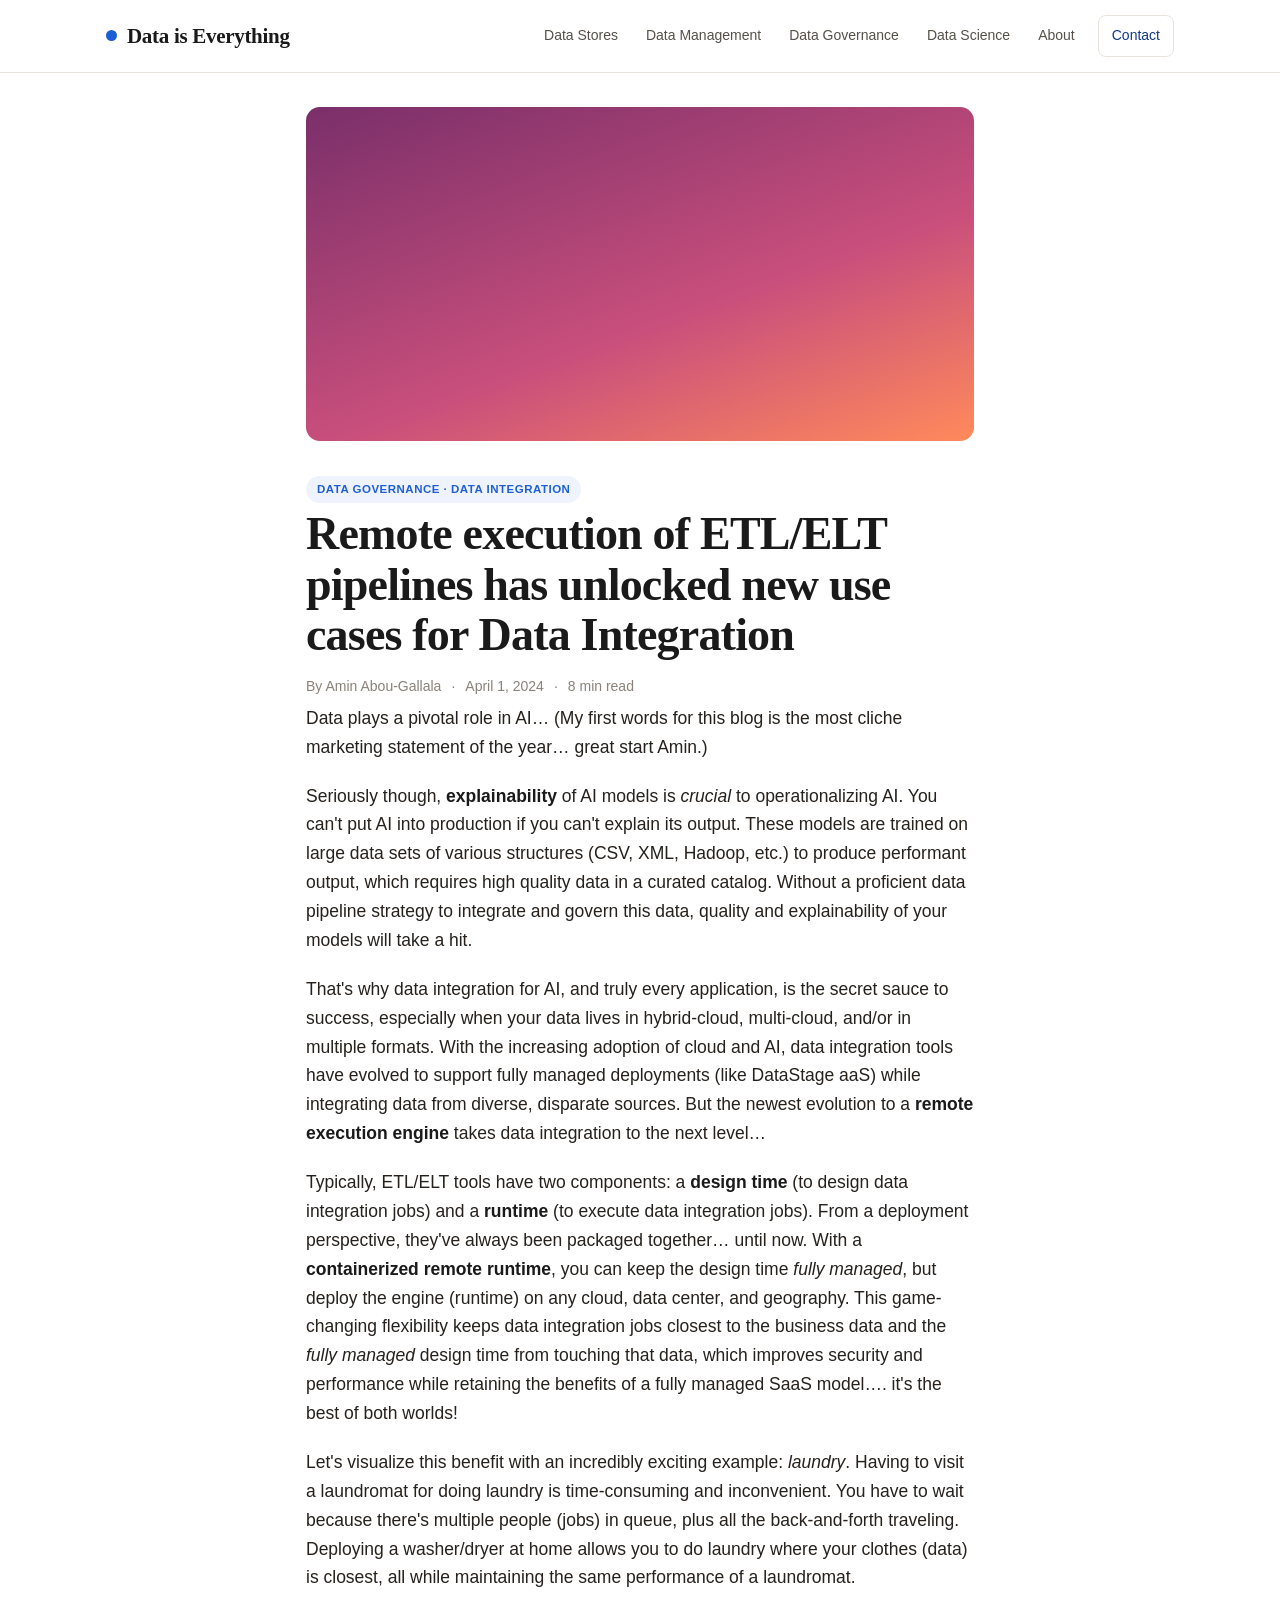
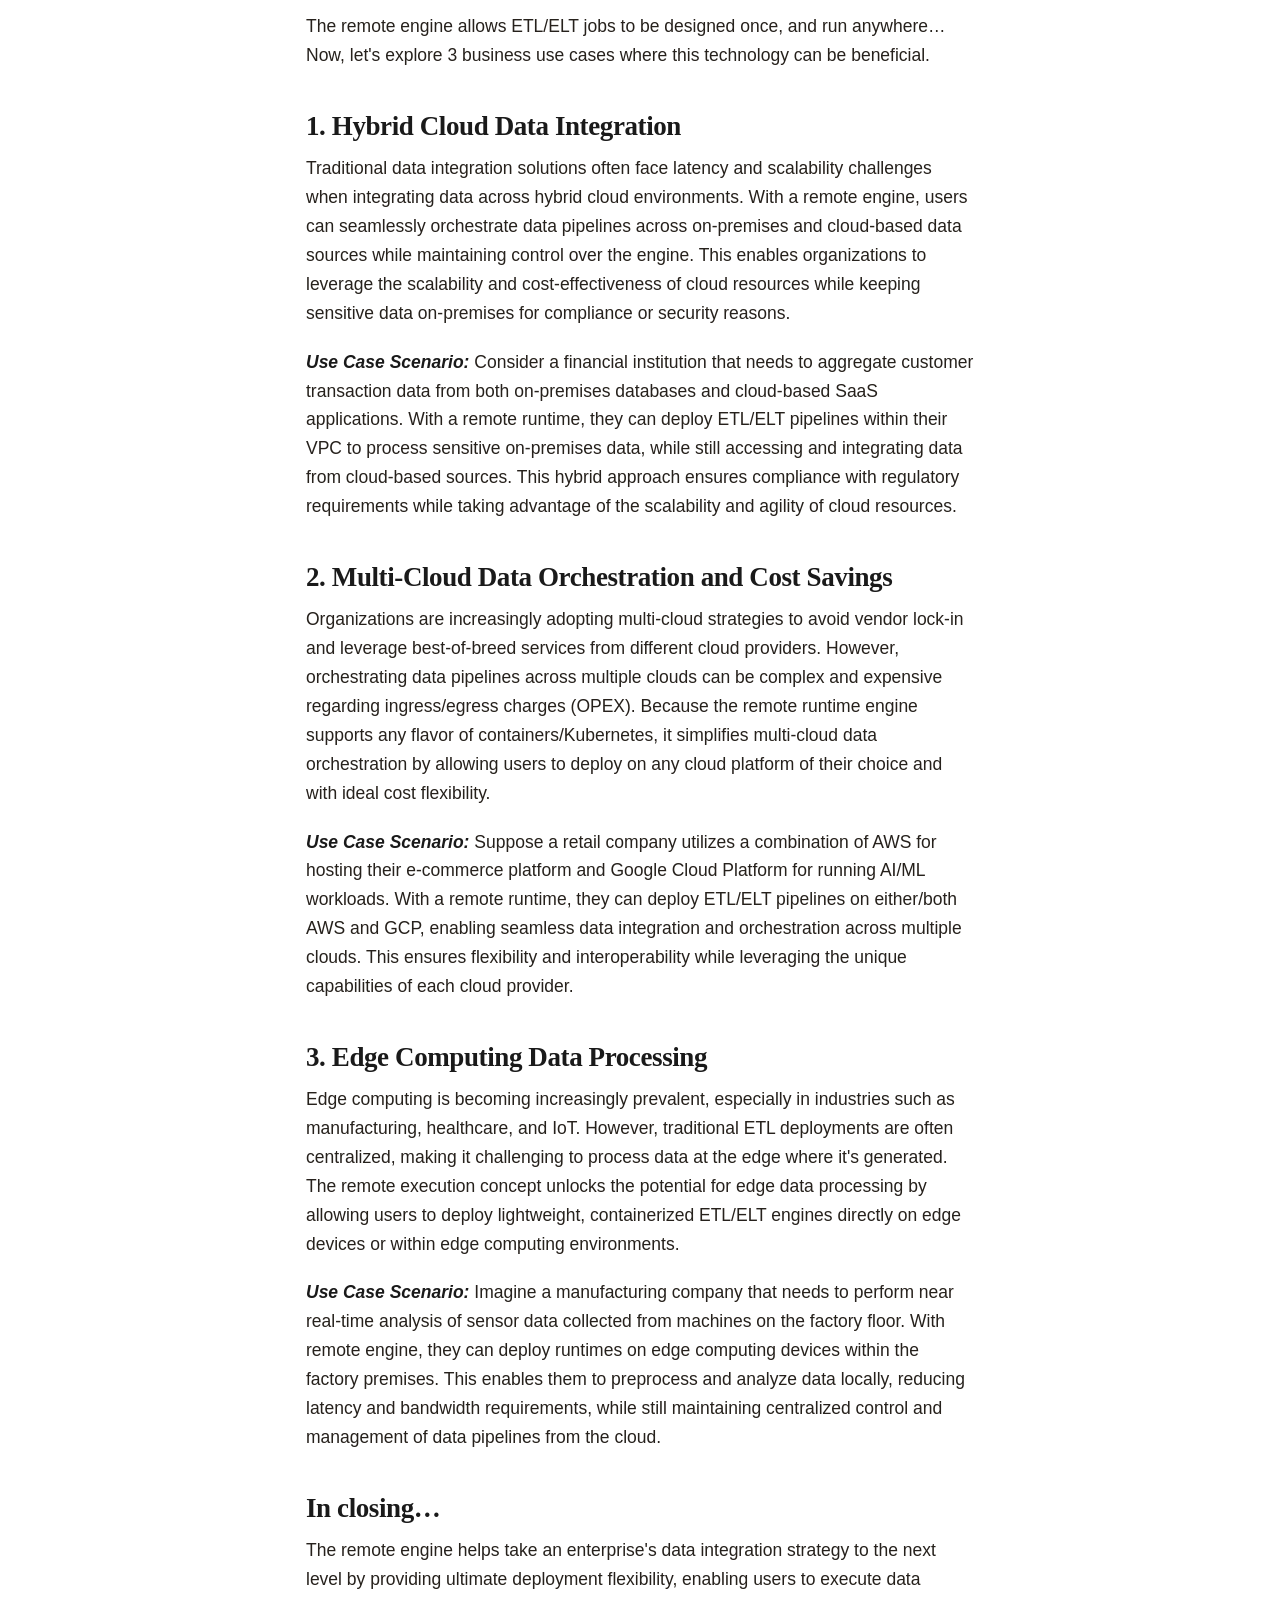
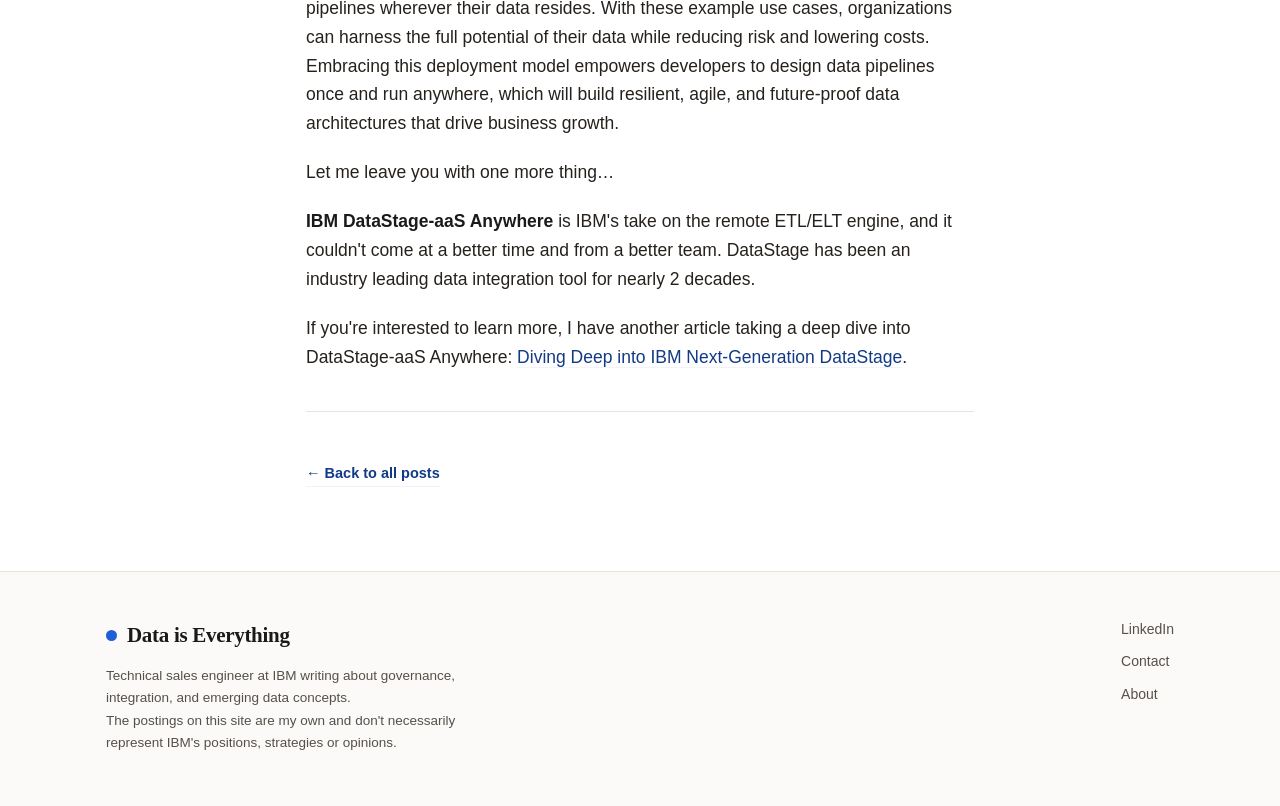
<file: posts/remote-execution.html>
<!DOCTYPE html>
<html lang="en">
<head>
<meta charset="UTF-8">
<meta name="viewport" content="width=device-width, initial-scale=1.0">
<title>Remote execution of ETL/ELT pipelines has unlocked new use cases for Data Integration — Data is Everything</title>
<meta name="description" content="Decoupling design time from runtime changes everything — hybrid cloud, multi-cloud cost savings, and edge processing.">
<link rel="icon" type="image/svg+xml" href="/assets/favicon.svg">
<link rel="stylesheet" href="/assets/styles.css">
</head>
<body>

<header class="site">
  <div class="wrap navrow">
    <a class="brand" href="/"><span class="mark"></span> Data is Everything</a>
    <nav class="main">
      <a href="/topics/data-stores.html">Data Stores</a>
      <a href="/topics/data-management.html">Data Management</a>
      <a href="/topics/data-governance.html">Data Governance</a>
      <a href="/topics/data-science.html">Data Science</a>
      <a href="/about.html">About</a>
      <a class="cta" href="/contact.html">Contact</a>
    </nav>
    <button class="burger" aria-label="Menu">☰</button>
  </div>
  <div class="mobile-nav">
    <a href="/topics/data-stores.html">Data Stores</a>
    <a href="/topics/data-management.html">Data Management</a>
    <a href="/topics/data-governance.html">Data Governance</a>
    <a href="/topics/data-science.html">Data Science</a>
    <a href="/about.html">About</a>
    <a href="/contact.html">Contact</a>
  </div>
</header>

<article class="article">
  <div class="art-hero art-remote"></div>
  <span class="pill">Data Governance · Data Integration</span>
  <h1>Remote execution of ETL/ELT pipelines has unlocked new use cases for Data Integration</h1>
  <div class="byline">By Amin Abou-Gallala <span>·</span> April 1, 2024 <span>·</span> 8 min read</div>

  <p>Data plays a pivotal role in AI… (My first words for this blog is the most cliche marketing statement of the year… great start Amin.)</p>

  <p>Seriously though, <strong>explainability</strong> of AI models is <em>crucial</em> to operationalizing AI. You can't put AI into production if you can't explain its output. These models are trained on large data sets of various structures (CSV, XML, Hadoop, etc.) to produce performant output, which requires high quality data in a curated catalog. Without a proficient data pipeline strategy to integrate and govern this data, quality and explainability of your models will take a hit.</p>

  <p>That's why data integration for AI, and truly every application, is the secret sauce to success, especially when your data lives in hybrid-cloud, multi-cloud, and/or in multiple formats. With the increasing adoption of cloud and AI, data integration tools have evolved to support fully managed deployments (like DataStage aaS) while integrating data from diverse, disparate sources. But the newest evolution to a <strong>remote execution engine</strong> takes data integration to the next level…</p>

  <p>Typically, ETL/ELT tools have two components: a <strong>design time</strong> (to design data integration jobs) and a <strong>runtime</strong> (to execute data integration jobs). From a deployment perspective, they've always been packaged together… until now. With a <strong>containerized remote runtime</strong>, you can keep the design time <em>fully managed</em>, but deploy the engine (runtime) on any cloud, data center, and geography. This game-changing flexibility keeps data integration jobs closest to the business data and the <em>fully managed</em> design time from touching that data, which improves security and performance while retaining the benefits of a fully managed SaaS model…. it's the best of both worlds!</p>

  <p>Let's visualize this benefit with an incredibly exciting example: <em>laundry</em>. Having to visit a laundromat for doing laundry is time-consuming and inconvenient. You have to wait because there's multiple people (jobs) in queue, plus all the back-and-forth traveling. Deploying a washer/dryer at home allows you to do laundry where your clothes (data) is closest, all while maintaining the same performance of a laundromat.</p>

  <p>The remote engine allows ETL/ELT jobs to be designed once, and run anywhere… Now, let's explore 3 business use cases where this technology can be beneficial.</p>

  <h2>1. Hybrid Cloud Data Integration</h2>
  <p>Traditional data integration solutions often face latency and scalability challenges when integrating data across hybrid cloud environments. With a remote engine, users can seamlessly orchestrate data pipelines across on-premises and cloud-based data sources while maintaining control over the engine. This enables organizations to leverage the scalability and cost-effectiveness of cloud resources while keeping sensitive data on-premises for compliance or security reasons.</p>
  <p><strong><em>Use Case Scenario:</em></strong> Consider a financial institution that needs to aggregate customer transaction data from both on-premises databases and cloud-based SaaS applications. With a remote runtime, they can deploy ETL/ELT pipelines within their VPC to process sensitive on-premises data, while still accessing and integrating data from cloud-based sources. This hybrid approach ensures compliance with regulatory requirements while taking advantage of the scalability and agility of cloud resources.</p>

  <h2>2. Multi-Cloud Data Orchestration and Cost Savings</h2>
  <p>Organizations are increasingly adopting multi-cloud strategies to avoid vendor lock-in and leverage best-of-breed services from different cloud providers. However, orchestrating data pipelines across multiple clouds can be complex and expensive regarding ingress/egress charges (OPEX). Because the remote runtime engine supports any flavor of containers/Kubernetes, it simplifies multi-cloud data orchestration by allowing users to deploy on any cloud platform of their choice and with ideal cost flexibility.</p>
  <p><strong><em>Use Case Scenario:</em></strong> Suppose a retail company utilizes a combination of AWS for hosting their e-commerce platform and Google Cloud Platform for running AI/ML workloads. With a remote runtime, they can deploy ETL/ELT pipelines on either/both AWS and GCP, enabling seamless data integration and orchestration across multiple clouds. This ensures flexibility and interoperability while leveraging the unique capabilities of each cloud provider.</p>

  <h2>3. Edge Computing Data Processing</h2>
  <p>Edge computing is becoming increasingly prevalent, especially in industries such as manufacturing, healthcare, and IoT. However, traditional ETL deployments are often centralized, making it challenging to process data at the edge where it's generated. The remote execution concept unlocks the potential for edge data processing by allowing users to deploy lightweight, containerized ETL/ELT engines directly on edge devices or within edge computing environments.</p>
  <p><strong><em>Use Case Scenario:</em></strong> Imagine a manufacturing company that needs to perform near real-time analysis of sensor data collected from machines on the factory floor. With remote engine, they can deploy runtimes on edge computing devices within the factory premises. This enables them to preprocess and analyze data locally, reducing latency and bandwidth requirements, while still maintaining centralized control and management of data pipelines from the cloud.</p>

  <h2>In closing…</h2>
  <p>The remote engine helps take an enterprise's data integration strategy to the next level by providing ultimate deployment flexibility, enabling users to execute data pipelines wherever their data resides. With these example use cases, organizations can harness the full potential of their data while reducing risk and lowering costs. Embracing this deployment model empowers developers to design data pipelines once and run anywhere, which will build resilient, agile, and future-proof data architectures that drive business growth.</p>
  <p>Let me leave you with one more thing…</p>
  <p><strong>IBM DataStage-aaS Anywhere</strong> is IBM's take on the remote ETL/ELT engine, and it couldn't come at a better time and from a better team. DataStage has been an industry leading data integration tool for nearly 2 decades.</p>
  <p>If you're interested to learn more, I have another article taking a deep dive into DataStage-aaS Anywhere: <a href="/posts/next-generation-datastage.html">Diving Deep into IBM Next-Generation DataStage</a>.</p>

  <hr>
  <a class="backlink" href="/">← Back to all posts</a>
</article>

<footer class="site">
  <div class="wrap foot">
    <div>
      <a class="brand" href="/"><span class="mark"></span> Data is Everything</a>
      <p>Technical sales engineer at IBM writing about governance, integration, and emerging data concepts.</p>
      <p class="disclaim">The postings on this site are my own and don't necessarily represent IBM's positions, strategies or opinions.</p>
    </div>
    <div class="links">
      <a href="https://linkedin.com/in/amin" target="_blank" rel="noopener">LinkedIn</a>
      <a href="/contact.html">Contact</a>
      <a href="/about.html">About</a>
    </div>
  </div>
</footer>
<script src="/assets/site.js"></script>
</body>
</html>
</file>
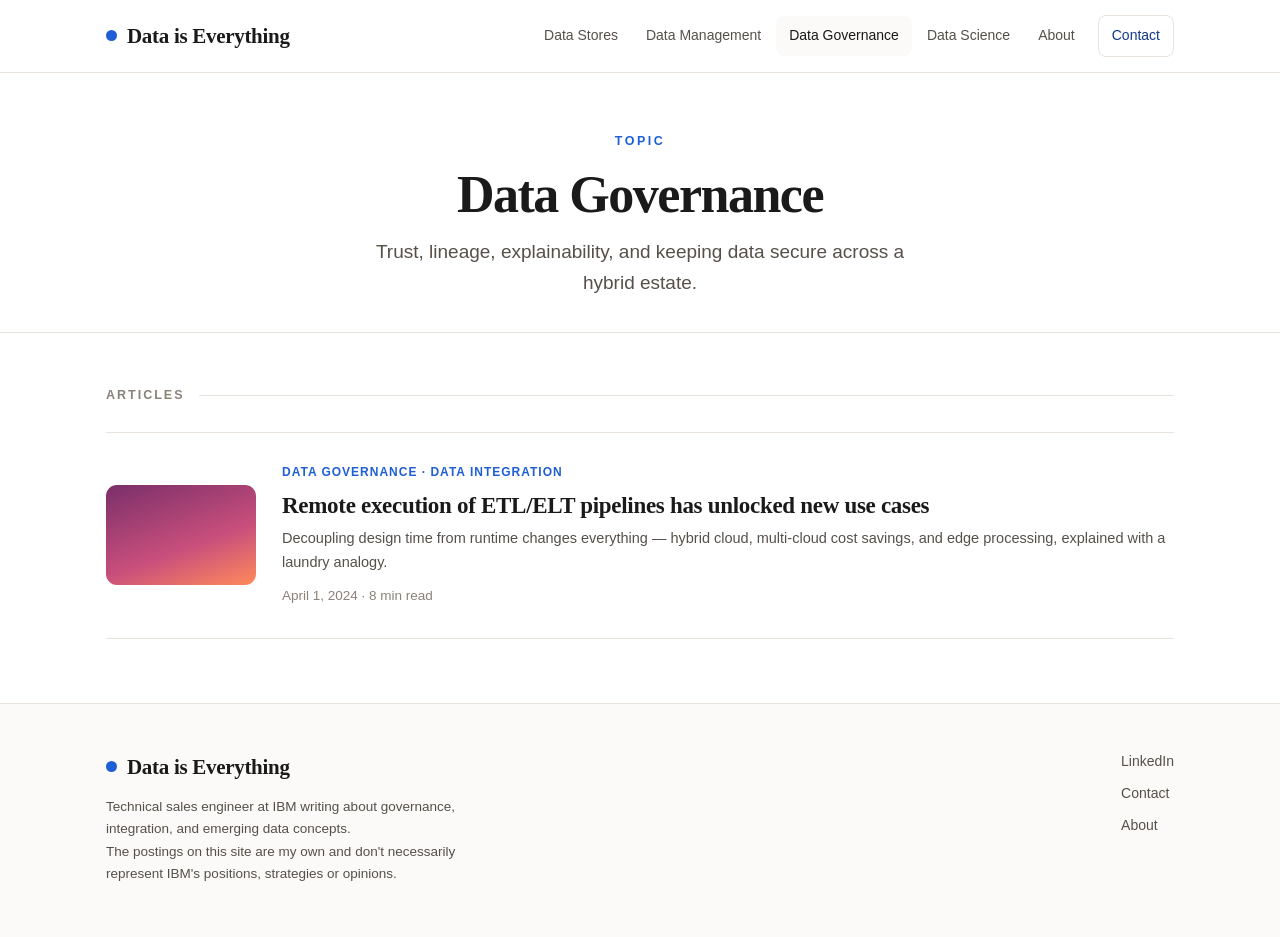
<file: topics/data-governance.html>
<!DOCTYPE html>
<html lang="en">
<head>
<meta charset="UTF-8">
<meta name="viewport" content="width=device-width, initial-scale=1.0">
<title>Data Governance — Data is Everything</title>
<meta name="description" content="Trust, lineage, explainability, and keeping data secure across a hybrid estate.">
<link rel="icon" type="image/svg+xml" href="/assets/favicon.svg">
<link rel="stylesheet" href="/assets/styles.css">
</head>
<body>

<header class="site">
  <div class="wrap navrow">
    <a class="brand" href="/"><span class="mark"></span> Data is Everything</a>
    <nav class="main">
      <a href="/topics/data-stores.html">Data Stores</a>
      <a href="/topics/data-management.html">Data Management</a>
      <a href="/topics/data-governance.html" class="active">Data Governance</a>
      <a href="/topics/data-science.html">Data Science</a>
      <a href="/about.html">About</a>
      <a class="cta" href="/contact.html">Contact</a>
    </nav>
    <button class="burger" aria-label="Menu">☰</button>
  </div>
  <div class="mobile-nav">
    <a href="/topics/data-stores.html">Data Stores</a>
    <a href="/topics/data-management.html">Data Management</a>
    <a href="/topics/data-governance.html">Data Governance</a>
    <a href="/topics/data-science.html">Data Science</a>
    <a href="/about.html">About</a>
    <a href="/contact.html">Contact</a>
  </div>
</header>

<section class="hero small">
  <div class="wrap">
    <div class="eyebrow">Topic</div>
    <h1>Data Governance</h1>
    <p>Trust, lineage, explainability, and keeping data secure across a hybrid estate.</p>
  </div>
</section>

<div class="wrap">
  <div class="label">Articles</div>
  <div class="posts">
    <article class="post">
      <a class="thumb art-remote" href="/posts/remote-execution.html"></a>
      <div>
        <span class="kicker">Data Governance · Data Integration</span>
        <h3><a href="/posts/remote-execution.html">Remote execution of ETL/ELT pipelines has unlocked new use cases</a></h3>
        <p>Decoupling design time from runtime changes everything — hybrid cloud, multi-cloud cost savings, and edge processing, explained with a laundry analogy.</p>
        <div class="meta">April 1, 2024 · 8 min read</div>
      </div>
    </article>
  </div>
</div>

<footer class="site">
  <div class="wrap foot">
    <div>
      <a class="brand" href="/"><span class="mark"></span> Data is Everything</a>
      <p>Technical sales engineer at IBM writing about governance, integration, and emerging data concepts.</p>
      <p class="disclaim">The postings on this site are my own and don't necessarily represent IBM's positions, strategies or opinions.</p>
    </div>
    <div class="links">
      <a href="https://linkedin.com/in/amin" target="_blank" rel="noopener">LinkedIn</a>
      <a href="/contact.html">Contact</a>
      <a href="/about.html">About</a>
    </div>
  </div>
</footer>
<script src="/assets/site.js"></script>
</body>
</html>
</file>
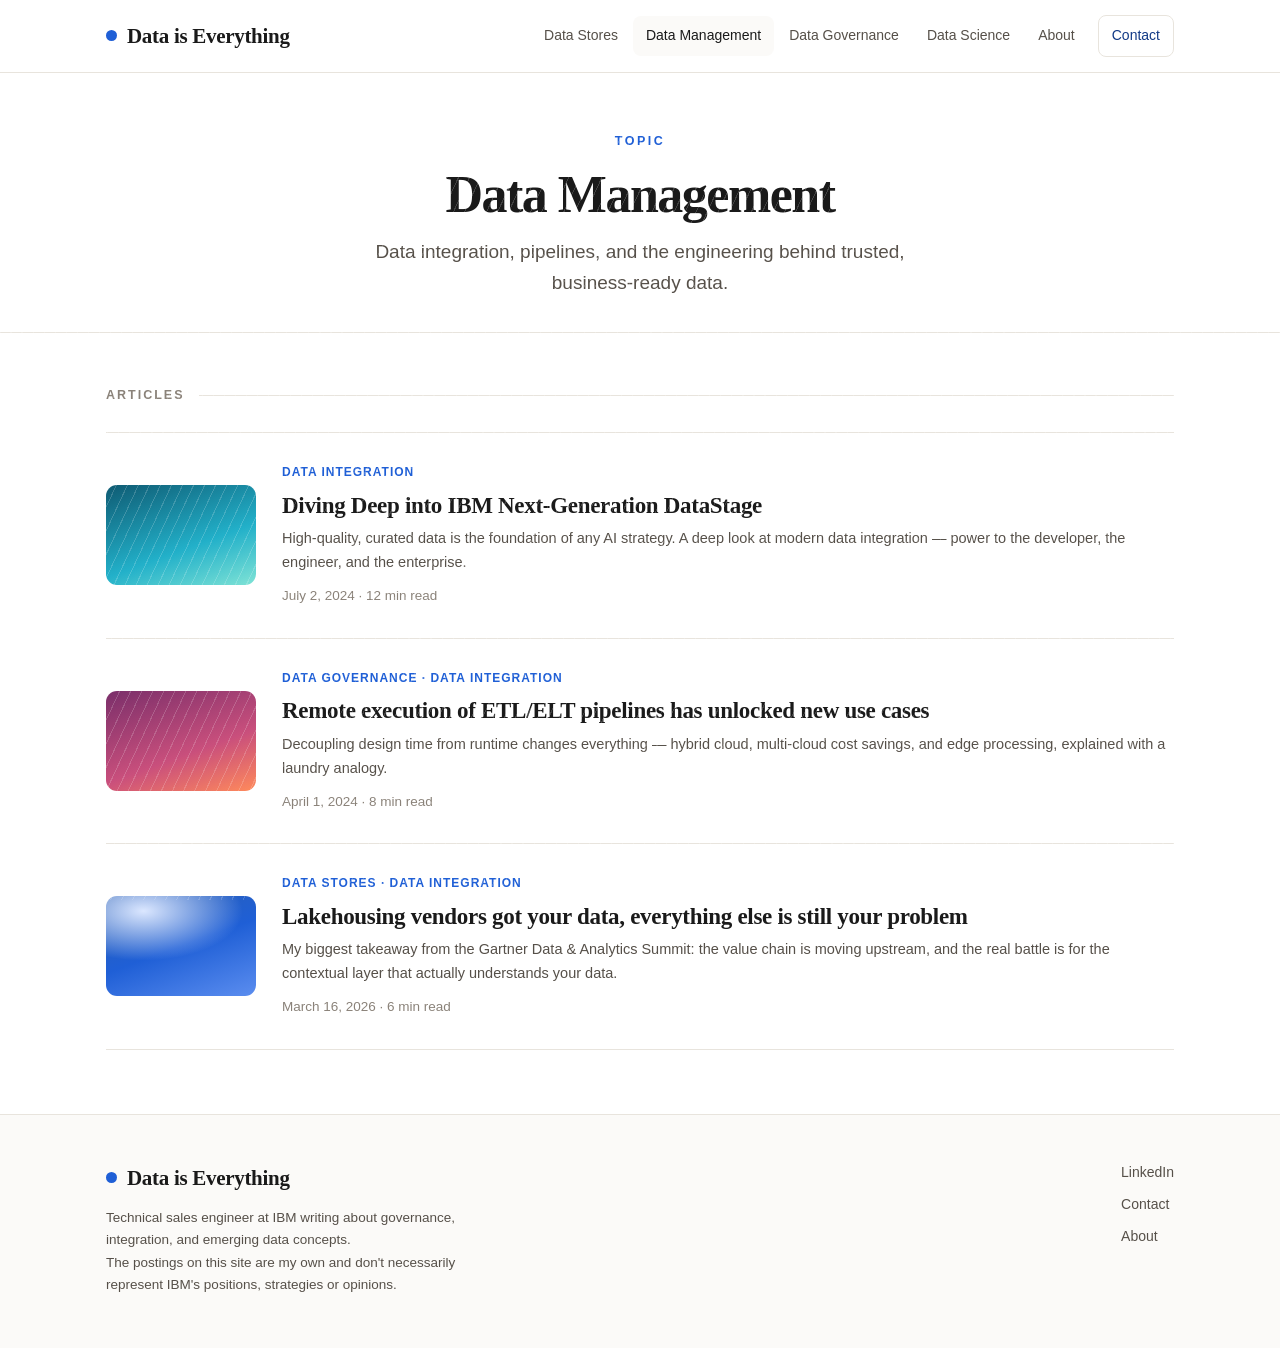
<file: topics/data-management.html>
<!DOCTYPE html>
<html lang="en">
<head>
<meta charset="UTF-8">
<meta name="viewport" content="width=device-width, initial-scale=1.0">
<title>Data Management — Data is Everything</title>
<meta name="description" content="Data integration, pipelines, and the engineering behind trusted, business-ready data.">
<link rel="icon" type="image/svg+xml" href="/assets/favicon.svg">
<link rel="stylesheet" href="/assets/styles.css">
</head>
<body>

<header class="site">
  <div class="wrap navrow">
    <a class="brand" href="/"><span class="mark"></span> Data is Everything</a>
    <nav class="main">
      <a href="/topics/data-stores.html">Data Stores</a>
      <a href="/topics/data-management.html" class="active">Data Management</a>
      <a href="/topics/data-governance.html">Data Governance</a>
      <a href="/topics/data-science.html">Data Science</a>
      <a href="/about.html">About</a>
      <a class="cta" href="/contact.html">Contact</a>
    </nav>
    <button class="burger" aria-label="Menu">☰</button>
  </div>
  <div class="mobile-nav">
    <a href="/topics/data-stores.html">Data Stores</a>
    <a href="/topics/data-management.html">Data Management</a>
    <a href="/topics/data-governance.html">Data Governance</a>
    <a href="/topics/data-science.html">Data Science</a>
    <a href="/about.html">About</a>
    <a href="/contact.html">Contact</a>
  </div>
</header>

<section class="hero small">
  <div class="wrap">
    <div class="eyebrow">Topic</div>
    <h1>Data Management</h1>
    <p>Data integration, pipelines, and the engineering behind trusted, business-ready data.</p>
  </div>
</section>

<div class="wrap">
  <div class="label">Articles</div>
  <div class="posts">
    <article class="post">
      <a class="thumb art-datastage" href="/posts/next-generation-datastage.html"></a>
      <div>
        <span class="kicker">Data Integration</span>
        <h3><a href="/posts/next-generation-datastage.html">Diving Deep into IBM Next-Generation DataStage</a></h3>
        <p>High-quality, curated data is the foundation of any AI strategy. A deep look at modern data integration — power to the developer, the engineer, and the enterprise.</p>
        <div class="meta">July 2, 2024 · 12 min read</div>
      </div>
    </article>
    <article class="post">
      <a class="thumb art-remote" href="/posts/remote-execution.html"></a>
      <div>
        <span class="kicker">Data Governance · Data Integration</span>
        <h3><a href="/posts/remote-execution.html">Remote execution of ETL/ELT pipelines has unlocked new use cases</a></h3>
        <p>Decoupling design time from runtime changes everything — hybrid cloud, multi-cloud cost savings, and edge processing, explained with a laundry analogy.</p>
        <div class="meta">April 1, 2024 · 8 min read</div>
      </div>
    </article>
    <article class="post">
      <a class="thumb art-lakehouse" href="/posts/lakehousing-vendors.html"><span class="rain"></span></a>
      <div>
        <span class="kicker">Data Stores · Data Integration</span>
        <h3><a href="/posts/lakehousing-vendors.html">Lakehousing vendors got your data, everything else is still your problem</a></h3>
        <p>My biggest takeaway from the Gartner Data & Analytics Summit: the value chain is moving upstream, and the real battle is for the contextual layer that actually understands your data.</p>
        <div class="meta">March 16, 2026 · 6 min read</div>
      </div>
    </article>
  </div>
</div>

<footer class="site">
  <div class="wrap foot">
    <div>
      <a class="brand" href="/"><span class="mark"></span> Data is Everything</a>
      <p>Technical sales engineer at IBM writing about governance, integration, and emerging data concepts.</p>
      <p class="disclaim">The postings on this site are my own and don't necessarily represent IBM's positions, strategies or opinions.</p>
    </div>
    <div class="links">
      <a href="https://linkedin.com/in/amin" target="_blank" rel="noopener">LinkedIn</a>
      <a href="/contact.html">Contact</a>
      <a href="/about.html">About</a>
    </div>
  </div>
</footer>
<script src="/assets/site.js"></script>
</body>
</html>
</file>
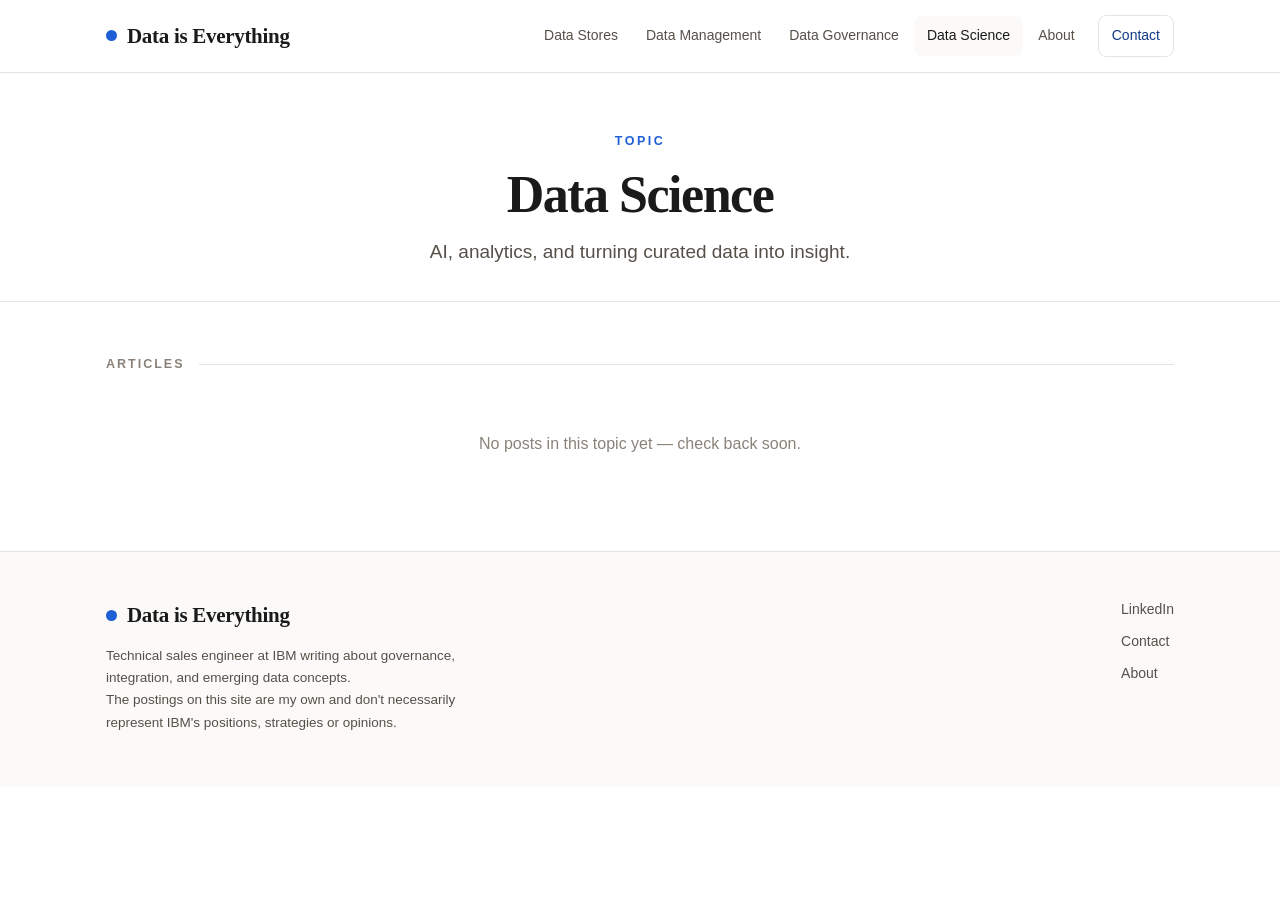
<file: topics/data-science.html>
<!DOCTYPE html>
<html lang="en">
<head>
<meta charset="UTF-8">
<meta name="viewport" content="width=device-width, initial-scale=1.0">
<title>Data Science — Data is Everything</title>
<meta name="description" content="AI, analytics, and turning curated data into insight.">
<link rel="icon" type="image/svg+xml" href="/assets/favicon.svg">
<link rel="stylesheet" href="/assets/styles.css">
</head>
<body>

<header class="site">
  <div class="wrap navrow">
    <a class="brand" href="/"><span class="mark"></span> Data is Everything</a>
    <nav class="main">
      <a href="/topics/data-stores.html">Data Stores</a>
      <a href="/topics/data-management.html">Data Management</a>
      <a href="/topics/data-governance.html">Data Governance</a>
      <a href="/topics/data-science.html" class="active">Data Science</a>
      <a href="/about.html">About</a>
      <a class="cta" href="/contact.html">Contact</a>
    </nav>
    <button class="burger" aria-label="Menu">☰</button>
  </div>
  <div class="mobile-nav">
    <a href="/topics/data-stores.html">Data Stores</a>
    <a href="/topics/data-management.html">Data Management</a>
    <a href="/topics/data-governance.html">Data Governance</a>
    <a href="/topics/data-science.html">Data Science</a>
    <a href="/about.html">About</a>
    <a href="/contact.html">Contact</a>
  </div>
</header>

<section class="hero small">
  <div class="wrap">
    <div class="eyebrow">Topic</div>
    <h1>Data Science</h1>
    <p>AI, analytics, and turning curated data into insight.</p>
  </div>
</section>

<div class="wrap">
  <div class="label">Articles</div>
  <p style="color:var(--muted);font-size:16px;text-align:center;padding:30px 0">No posts in this topic yet — check back soon.</p>
</div>

<footer class="site">
  <div class="wrap foot">
    <div>
      <a class="brand" href="/"><span class="mark"></span> Data is Everything</a>
      <p>Technical sales engineer at IBM writing about governance, integration, and emerging data concepts.</p>
      <p class="disclaim">The postings on this site are my own and don't necessarily represent IBM's positions, strategies or opinions.</p>
    </div>
    <div class="links">
      <a href="https://linkedin.com/in/amin" target="_blank" rel="noopener">LinkedIn</a>
      <a href="/contact.html">Contact</a>
      <a href="/about.html">About</a>
    </div>
  </div>
</footer>
<script src="/assets/site.js"></script>
</body>
</html>
</file>
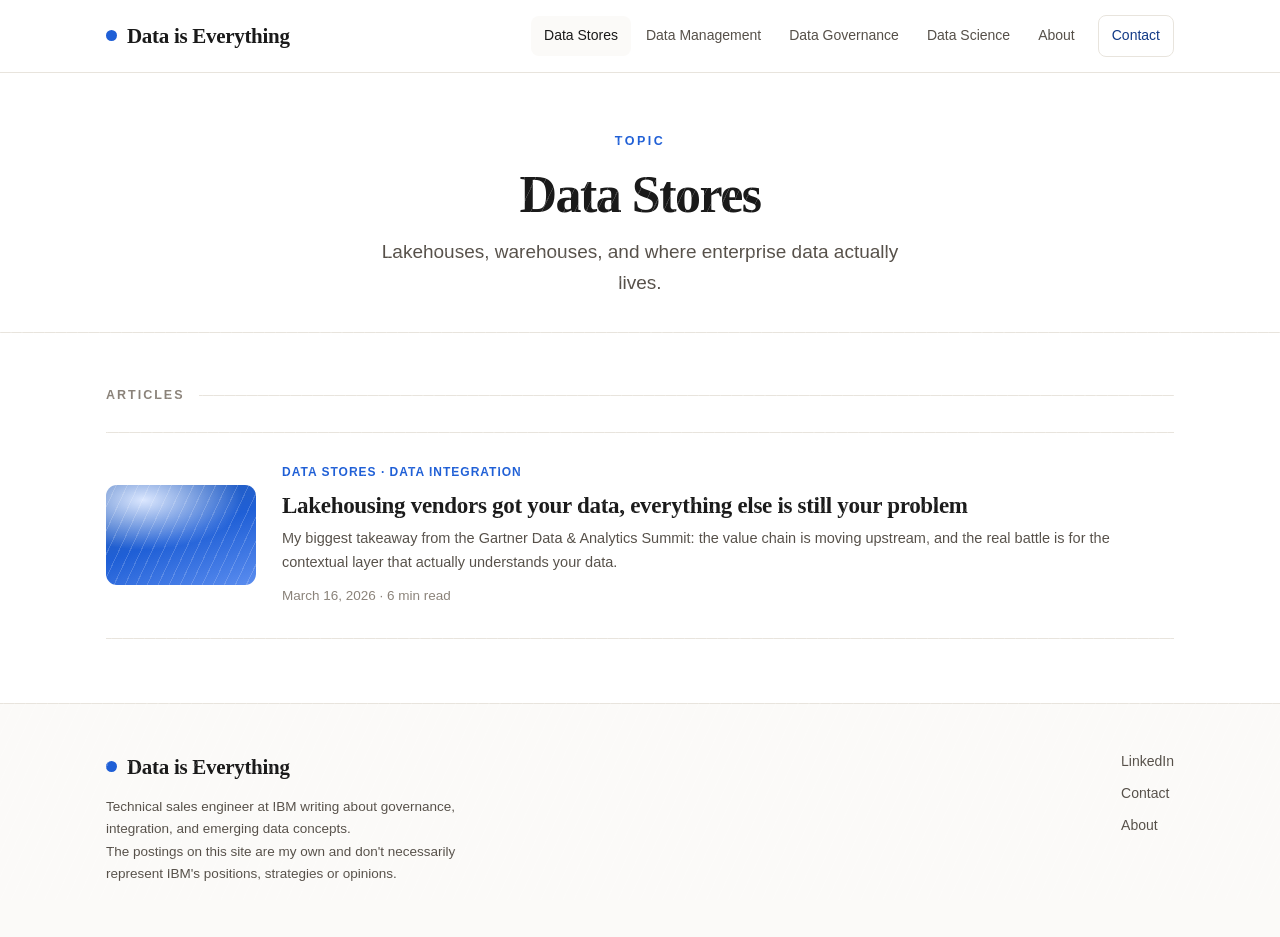
<file: topics/data-stores.html>
<!DOCTYPE html>
<html lang="en">
<head>
<meta charset="UTF-8">
<meta name="viewport" content="width=device-width, initial-scale=1.0">
<title>Data Stores — Data is Everything</title>
<meta name="description" content="Lakehouses, warehouses, and where enterprise data actually lives.">
<link rel="icon" type="image/svg+xml" href="/assets/favicon.svg">
<link rel="stylesheet" href="/assets/styles.css">
</head>
<body>

<header class="site">
  <div class="wrap navrow">
    <a class="brand" href="/"><span class="mark"></span> Data is Everything</a>
    <nav class="main">
      <a href="/topics/data-stores.html" class="active">Data Stores</a>
      <a href="/topics/data-management.html">Data Management</a>
      <a href="/topics/data-governance.html">Data Governance</a>
      <a href="/topics/data-science.html">Data Science</a>
      <a href="/about.html">About</a>
      <a class="cta" href="/contact.html">Contact</a>
    </nav>
    <button class="burger" aria-label="Menu">☰</button>
  </div>
  <div class="mobile-nav">
    <a href="/topics/data-stores.html">Data Stores</a>
    <a href="/topics/data-management.html">Data Management</a>
    <a href="/topics/data-governance.html">Data Governance</a>
    <a href="/topics/data-science.html">Data Science</a>
    <a href="/about.html">About</a>
    <a href="/contact.html">Contact</a>
  </div>
</header>

<section class="hero small">
  <div class="wrap">
    <div class="eyebrow">Topic</div>
    <h1>Data Stores</h1>
    <p>Lakehouses, warehouses, and where enterprise data actually lives.</p>
  </div>
</section>

<div class="wrap">
  <div class="label">Articles</div>
  <div class="posts">
    <article class="post">
      <a class="thumb art-lakehouse" href="/posts/lakehousing-vendors.html"><span class="rain"></span></a>
      <div>
        <span class="kicker">Data Stores · Data Integration</span>
        <h3><a href="/posts/lakehousing-vendors.html">Lakehousing vendors got your data, everything else is still your problem</a></h3>
        <p>My biggest takeaway from the Gartner Data & Analytics Summit: the value chain is moving upstream, and the real battle is for the contextual layer that actually understands your data.</p>
        <div class="meta">March 16, 2026 · 6 min read</div>
      </div>
    </article>
  </div>
</div>

<footer class="site">
  <div class="wrap foot">
    <div>
      <a class="brand" href="/"><span class="mark"></span> Data is Everything</a>
      <p>Technical sales engineer at IBM writing about governance, integration, and emerging data concepts.</p>
      <p class="disclaim">The postings on this site are my own and don't necessarily represent IBM's positions, strategies or opinions.</p>
    </div>
    <div class="links">
      <a href="https://linkedin.com/in/amin" target="_blank" rel="noopener">LinkedIn</a>
      <a href="/contact.html">Contact</a>
      <a href="/about.html">About</a>
    </div>
  </div>
</footer>
<script src="/assets/site.js"></script>
</body>
</html>
</file>
<file: assets/styles.css>
/* Data is Everything — shared stylesheet (light editorial) */
:root{
  --bg:#ffffff;
  --paper:#fbfaf8;
  --ink:#1a1a1a;
  --soft:#565049;
  --muted:#8a8279;
  --line:#e8e4dd;
  --accent:#1f5fd6;
  --accent-ink:#123a86;
  --accent-soft:#eef3fd;
  --maxw:1120px;
  --measure:720px;
  --serif:"Iowan Old Style","Palatino Linotype",Palatino,"Georgia",serif;
  --sans:-apple-system,BlinkMacSystemFont,"Segoe UI",Roboto,Helvetica,Arial,sans-serif;
}
*{box-sizing:border-box}
html{scroll-behavior:smooth}
body{margin:0;background:var(--bg);color:var(--ink);font-family:var(--sans);line-height:1.65;-webkit-font-smoothing:antialiased}
a{color:inherit;text-decoration:none}
img{max-width:100%;display:block}
.wrap{max-width:var(--maxw);margin:0 auto;padding:0 26px}

/* Header */
header.site{border-bottom:1px solid var(--line);background:rgba(255,255,255,.9);backdrop-filter:blur(10px);position:sticky;top:0;z-index:30}
.navrow{display:flex;align-items:center;justify-content:space-between;height:72px;gap:20px}
.brand{font-family:var(--serif);font-weight:600;font-size:21px;letter-spacing:-.3px;display:flex;align-items:center;gap:10px;color:var(--ink)}
.brand .mark{width:11px;height:11px;border-radius:50%;background:var(--accent);flex:none}
nav.main{display:flex;gap:2px;align-items:center}
nav.main a{color:var(--soft);font-size:14px;font-weight:500;padding:8px 13px;border-radius:8px;transition:.15s}
nav.main a:hover,nav.main a.active{color:var(--ink);background:var(--paper)}
nav.main a.cta{color:var(--accent-ink);border:1px solid var(--line);margin-left:8px}
nav.main a.cta:hover{border-color:var(--accent);background:var(--accent-soft)}
.burger{display:none;font-size:24px;background:none;border:0;cursor:pointer;color:var(--soft)}
.mobile-nav{display:none;flex-direction:column;border-bottom:1px solid var(--line);background:#fff}
.mobile-nav a{padding:13px 26px;color:var(--soft);font-size:15px;border-top:1px solid var(--line)}
.mobile-nav.open{display:flex}

/* Hero */
.hero{padding:78px 0 40px;border-bottom:1px solid var(--line);text-align:center}
.eyebrow{color:var(--accent);font-weight:600;font-size:12.5px;letter-spacing:2.5px;text-transform:uppercase}
.hero h1{font-family:var(--serif);font-weight:600;font-size:clamp(38px,6.5vw,68px);line-height:1.04;margin:16px 0 14px;letter-spacing:-1.5px}
.hero p{color:var(--soft);font-size:19px;max-width:560px;margin:0 auto}
.hero.small{padding:58px 0 34px}
.hero.small h1{font-size:clamp(34px,5vw,52px)}

/* Section label */
.label{font-size:12.5px;text-transform:uppercase;letter-spacing:2px;color:var(--muted);font-weight:600;display:flex;align-items:center;gap:14px;margin:52px 0 26px}
.label:after{content:"";height:1px;background:var(--line);flex:1}

/* Featured */
.feature{display:grid;grid-template-columns:1.05fr .95fr;gap:40px;align-items:center;margin-bottom:14px}
.feature .img{aspect-ratio:4/3;border-radius:14px;overflow:hidden;position:relative}
.kicker{color:var(--accent);font-weight:600;font-size:12px;letter-spacing:1px;text-transform:uppercase;margin-bottom:14px;display:block}
.feature h2{font-family:var(--serif);font-size:clamp(28px,3.5vw,38px);line-height:1.12;margin:0 0 16px;font-weight:600;letter-spacing:-.6px;color:var(--ink)}
.feature .excerpt{color:var(--soft);font-size:16.5px;margin:0 0 20px}
.meta{font-size:13.5px;color:var(--muted)}
.readmore{display:inline-block;margin-top:18px;color:var(--accent-ink);font-weight:600;font-size:15px;border-bottom:2px solid var(--accent-soft);padding-bottom:2px}

/* Post list */
.posts{display:flex;flex-direction:column}
.post{display:grid;grid-template-columns:150px 1fr;gap:26px;padding:30px 0;border-top:1px solid var(--line);align-items:center}
.post:last-child{border-bottom:1px solid var(--line)}
.post .thumb{aspect-ratio:3/2;border-radius:11px}
.post .kicker{margin-bottom:9px}
.post h3{font-family:var(--serif);font-size:23px;line-height:1.2;margin:0 0 8px;font-weight:600;letter-spacing:-.3px;color:var(--ink)}
.post p{color:var(--soft);font-size:14.5px;margin:0 0 10px}

/* Gradient art placeholders (swap for real featured images anytime) */
.art-lakehouse{background:radial-gradient(120% 90% at 25% 15%,#dbe7ff,transparent 55%),linear-gradient(160deg,#2b5fb0,#1f5fd6 50%,#5b8def)}
.art-lakehouse .rain{position:absolute;inset:0;opacity:.35;background-image:repeating-linear-gradient(115deg,rgba(255,255,255,.5) 0 1px,transparent 1px 10px)}
.art-datastage{background:linear-gradient(160deg,#0f5b73,#22b0c9 60%,#7fe3d6)}
.art-remote{background:linear-gradient(160deg,#7a2f6a,#c94f7c 60%,#ff8a5b)}
.art-about{background:radial-gradient(120% 90% at 30% 20%,#cfe0ff,transparent 55%),linear-gradient(150deg,#264a9c,#3f7ae0 55%,#84b0 f5)}

/* Article / reading page */
.article{max-width:var(--measure);margin:0 auto;padding:8px 26px 20px}
.article .art-hero{aspect-ratio:16/8;border-radius:14px;position:relative;overflow:hidden;margin:26px 0 34px}
.article h1{font-family:var(--serif);font-size:clamp(30px,4.6vw,46px);line-height:1.1;letter-spacing:-.8px;margin:6px 0 14px;font-weight:600}
.article .byline{color:var(--muted);font-size:14px;margin-bottom:6px;display:flex;gap:10px;flex-wrap:wrap;align-items:center}
.article h2{font-family:var(--serif);font-size:27px;line-height:1.2;margin:40px 0 12px;font-weight:600;letter-spacing:-.4px}
.article h3{font-family:var(--serif);font-size:21px;margin:30px 0 10px;font-weight:600}
.article p{font-size:17.5px;color:#26211c;margin:0 0 20px}
.article ul,.article ol{font-size:17.5px;color:#26211c;padding-left:22px;margin:0 0 20px}
.article li{margin:0 0 10px}
.article a{color:var(--accent-ink);border-bottom:1px solid var(--accent-soft)}
.article a:hover{border-color:var(--accent)}
.article strong{color:var(--ink)}
.article blockquote{margin:24px 0;padding:4px 0 4px 22px;border-left:3px solid var(--accent);color:var(--soft);font-style:italic}
.article .psa{background:var(--accent-soft);border-radius:12px;padding:18px 20px;margin:24px 0;font-size:15.5px;color:var(--accent-ink)}
.article hr{border:0;border-top:1px solid var(--line);margin:40px 0}
.pill{display:inline-block;font-size:11.5px;font-weight:600;letter-spacing:.5px;text-transform:uppercase;color:var(--accent);background:var(--accent-soft);padding:4px 11px;border-radius:999px}
.backlink{display:inline-block;margin:10px 0 0;color:var(--accent-ink);font-weight:600;font-size:14.5px}

/* Newsletter block */
.news{margin:64px 0 8px;border:1px solid var(--line);border-radius:18px;background:var(--paper);padding:48px 40px;display:grid;grid-template-columns:1fr 1fr;gap:32px;align-items:center}
.news h2{font-family:var(--serif);font-size:30px;margin:0 0 10px;font-weight:600;letter-spacing:-.5px}
.news p{color:var(--soft);margin:0;font-size:15.5px}
.subform{display:flex;gap:10px}
.subform input{flex:1;background:#fff;border:1px solid var(--line);border-radius:10px;padding:13px 15px;font-size:14.5px;font-family:inherit;color:var(--ink)}
.subform input:focus{outline:none;border-color:var(--accent)}
.subform button{background:var(--accent);color:#fff;border:0;border-radius:10px;padding:0 22px;font-weight:600;font-size:14.5px;cursor:pointer;transition:.15s}
.subform button:hover{background:var(--accent-ink)}
.fineprint{font-size:12px;color:var(--muted);margin-top:11px}

/* Contact */
.contact-grid{display:grid;grid-template-columns:1fr 1fr;gap:44px;margin:44px 0}
.field{margin-bottom:18px}
.field label{display:block;font-size:13.5px;font-weight:600;color:var(--soft);margin-bottom:7px}
.field input,.field textarea{width:100%;background:#fff;border:1px solid var(--line);border-radius:10px;padding:12px 14px;font-size:15px;font-family:inherit;color:var(--ink)}
.field input:focus,.field textarea:focus{outline:none;border-color:var(--accent)}
.field textarea{min-height:150px;resize:vertical}
.btn{background:var(--accent);color:#fff;border:0;border-radius:10px;padding:13px 26px;font-weight:600;font-size:15px;cursor:pointer;transition:.15s}
.btn:hover{background:var(--accent-ink)}
.info-card{background:var(--paper);border:1px solid var(--line);border-radius:14px;padding:26px 28px}
.info-card h3{font-family:var(--serif);font-size:20px;margin:0 0 14px}
.info-card .row{display:flex;gap:12px;margin-bottom:16px;font-size:14.5px;color:var(--soft)}
.info-card .row b{color:var(--ink);font-weight:600;display:block;margin-bottom:2px}

/* Footer */
footer.site{border-top:1px solid var(--line);margin-top:64px;padding:46px 0 52px;background:var(--paper)}
.foot{display:flex;justify-content:space-between;gap:28px;flex-wrap:wrap}
.foot .brand{margin-bottom:12px}
.foot p{color:var(--soft);font-size:13.5px;max-width:400px;margin:0}
.foot .links{display:flex;flex-direction:column;gap:9px;font-size:14px;color:var(--soft)}
.foot .links a:hover{color:var(--accent-ink)}
.disclaim{color:var(--muted);font-size:12px;margin-top:18px;max-width:420px}

@media(max-width:760px){
  nav.main{display:none}
  .burger{display:block}
  .feature{grid-template-columns:1fr;gap:22px}
  .post{grid-template-columns:1fr;gap:14px}
  .post .thumb{aspect-ratio:16/9}
  .news{grid-template-columns:1fr;padding:34px 26px}
  .subform{flex-direction:column}
  .contact-grid{grid-template-columns:1fr;gap:28px}
  .hero{padding:52px 0 30px}
}
</file>
